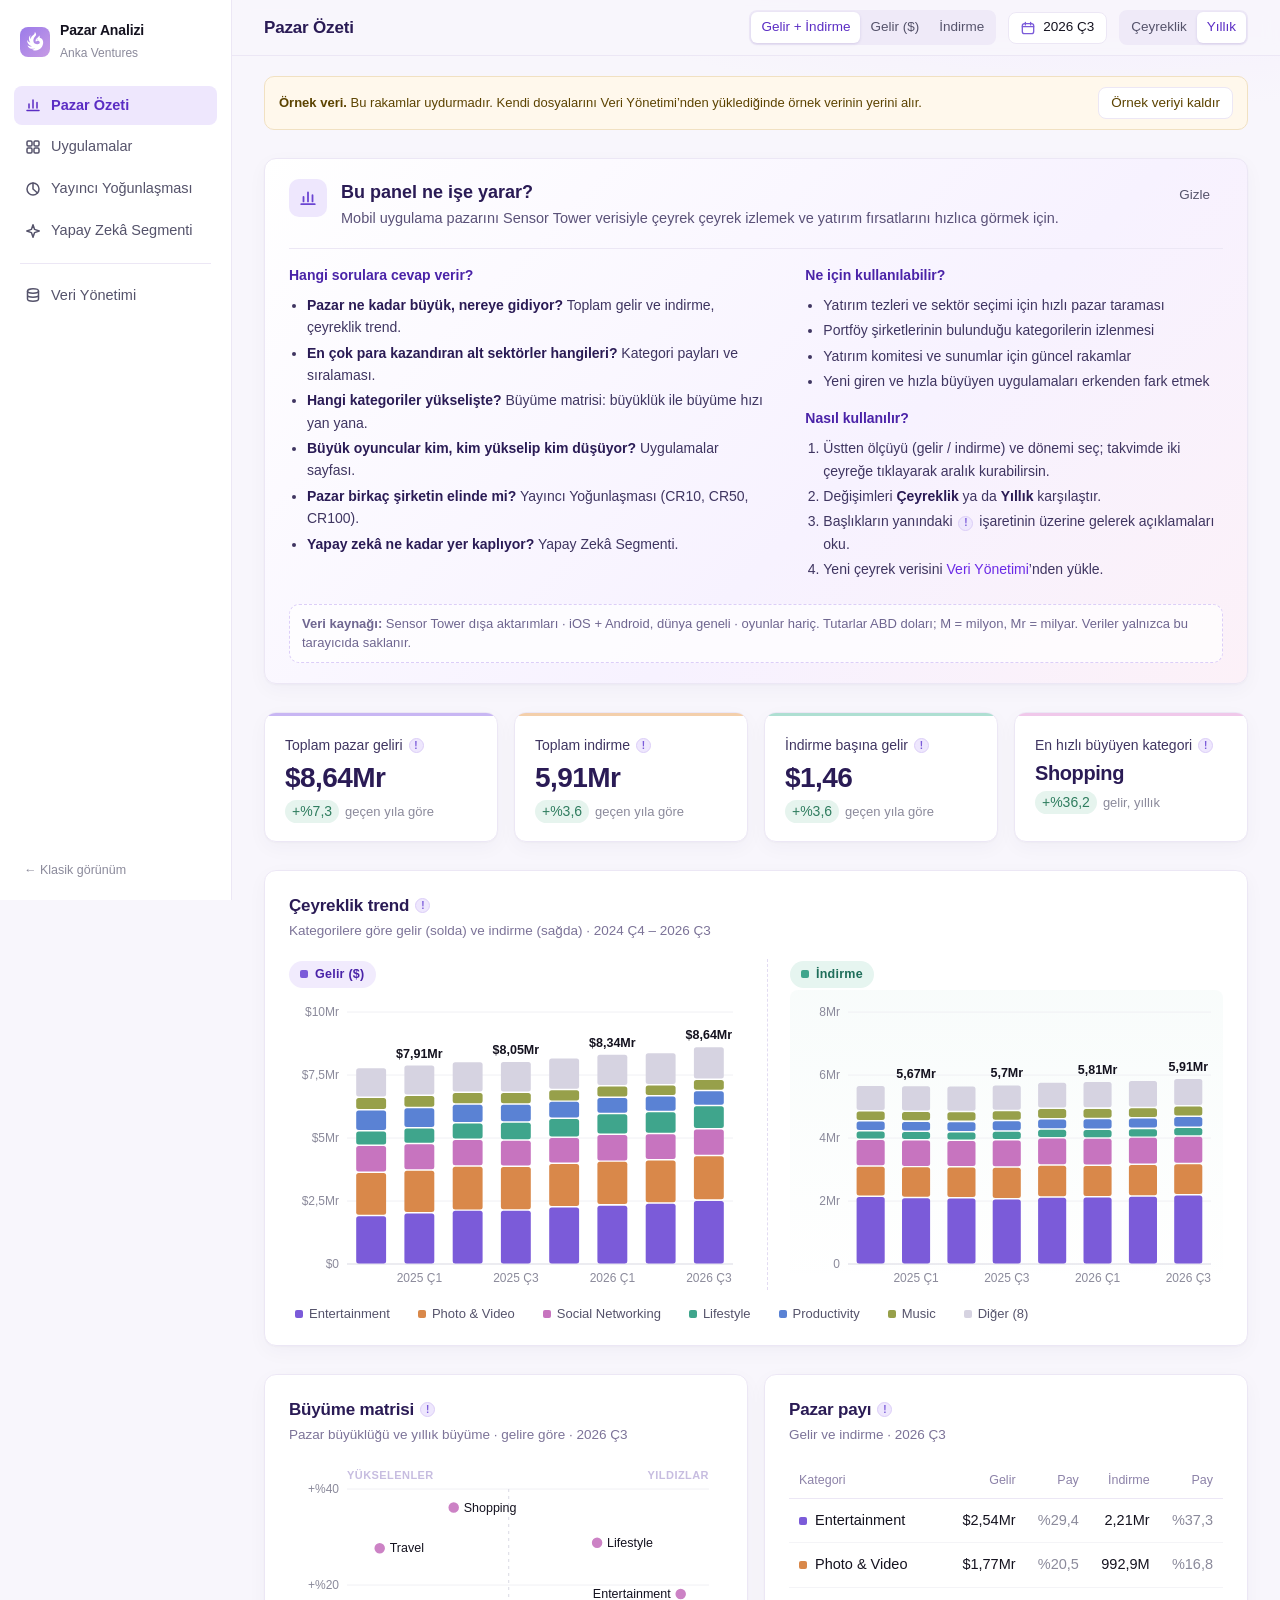
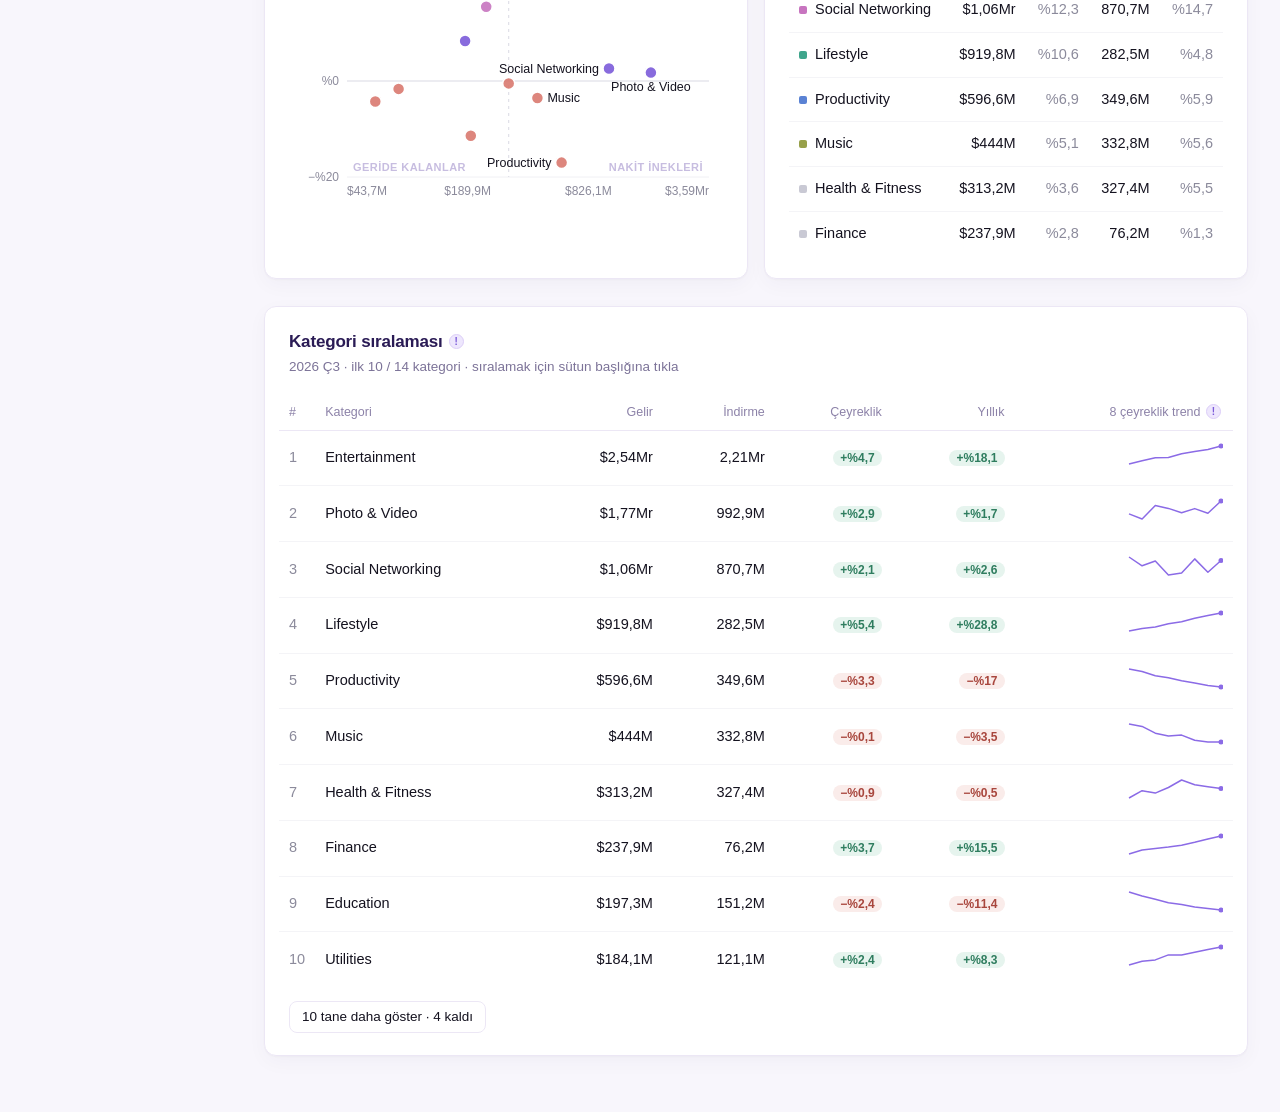
<file: index.html>
<!doctype html>
<html lang="tr">
<head>
<meta charset="utf-8">
<meta name="viewport" content="width=device-width, initial-scale=1">
<title>Pazar Analizi · Anka Ventures</title>
<link rel="icon" href="anka-mark.svg">
<link rel="stylesheet" href="v2.css?v=20261118093839">
</head>
<body>
<div class="app">
  <aside class="side">
    <a class="brand" href="#overview"><span class="mark"><img src="anka-mark.svg" alt=""></span><span><b>Pazar Analizi</b><small>Anka Ventures</small></span></a>
    <nav id="nav" aria-label="Bölümler"></nav>
    <a class="classic" href="classic.html">← Klasik görünüm</a>
  </aside>
  <div class="main">
    <header class="bar" id="bar"></header>
    <div id="demo"></div>
    <main id="view"></main>
  </div>
</div>
<div id="tip" class="tip" hidden></div>
<input type="file" id="pick" accept=".csv,.tsv,.txt" multiple hidden>
<script src="js/parse.js?v=20261118093839"></script>
<script src="js/v2.js?v=20261118093839"></script>
</body>
</html>
</file>
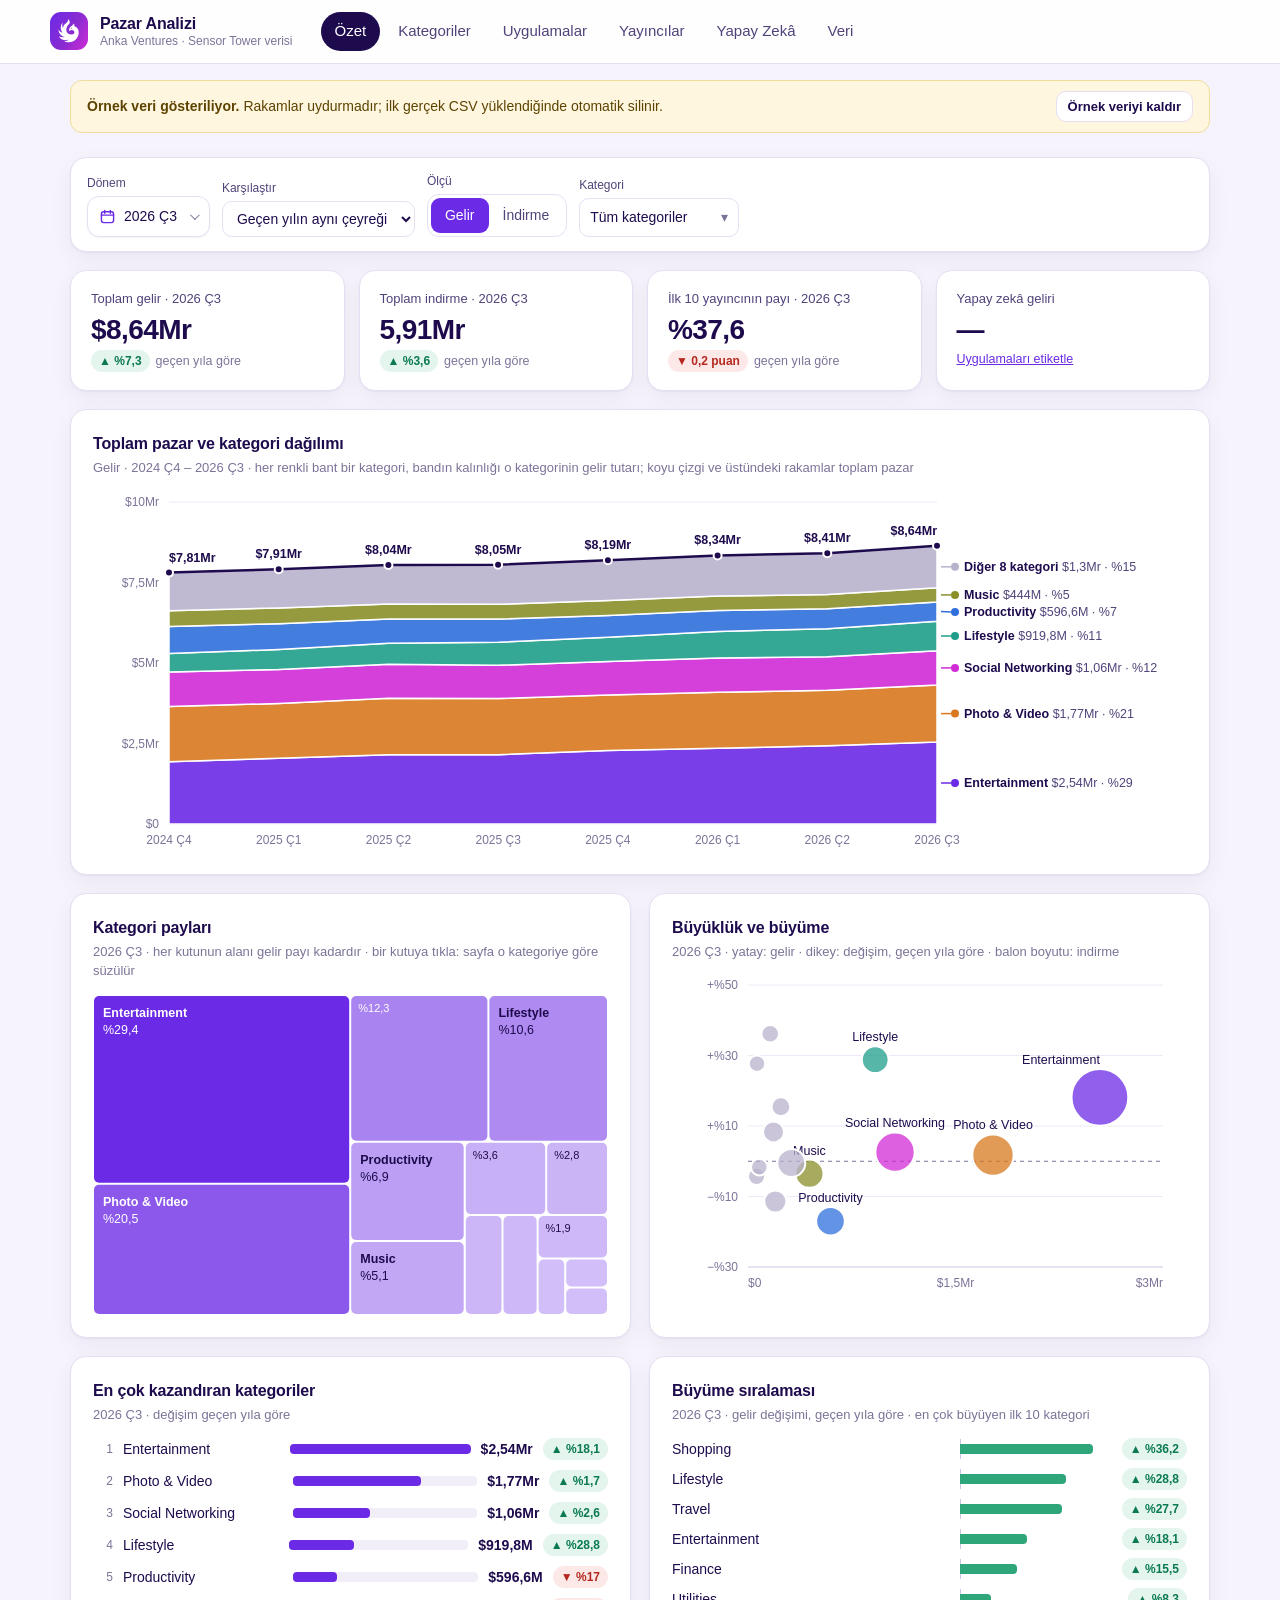
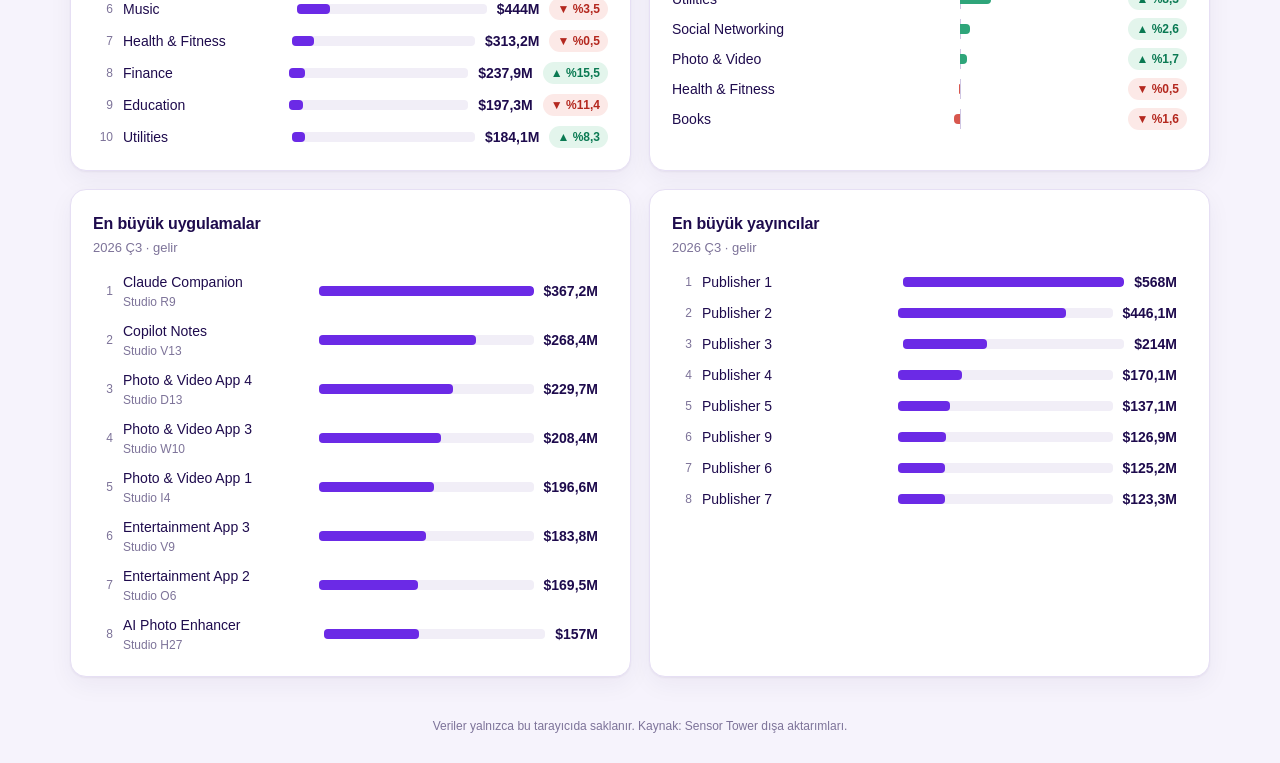
<file: classic.html>
<!doctype html>
<html lang="tr">
<head>
<meta charset="utf-8">
<meta name="viewport" content="width=device-width, initial-scale=1">
<title>Pazar Analizi · Anka Ventures</title>
<link rel="icon" href="anka-mark.svg">
<link rel="stylesheet" href="styles.css?v=20261112094320">
</head>
<body>
<header class="top">
  <a class="brand" href="#ozet">
    <span class="brand-mark"><img src="anka-mark.svg" alt=""></span>
    <span class="brand-text"><b>Pazar Analizi</b><small>Anka Ventures · Sensor Tower verisi</small></span>
  </a>
  <nav id="nav" aria-label="Bölümler"></nav>
</header>
<div id="banner"></div>
<main id="app"></main>
<footer class="foot">Veriler yalnızca bu tarayıcıda saklanır. Kaynak: Sensor Tower dışa aktarımları.</footer>

<dialog id="dlg"><form method="dialog" id="dlgBody"></form></dialog>
<div id="tip" class="tip" hidden></div>
<input type="file" id="filePick" accept=".csv,.tsv,.txt" multiple hidden>

<script src="js/parse.js?v=20261112094320"></script>
<script src="js/charts.js?v=20261112094320"></script>
<script src="js/sample.js?v=20261112094320"></script>
<script src="js/app.js?v=20261112094320"></script>
</body>
</html>
</file>
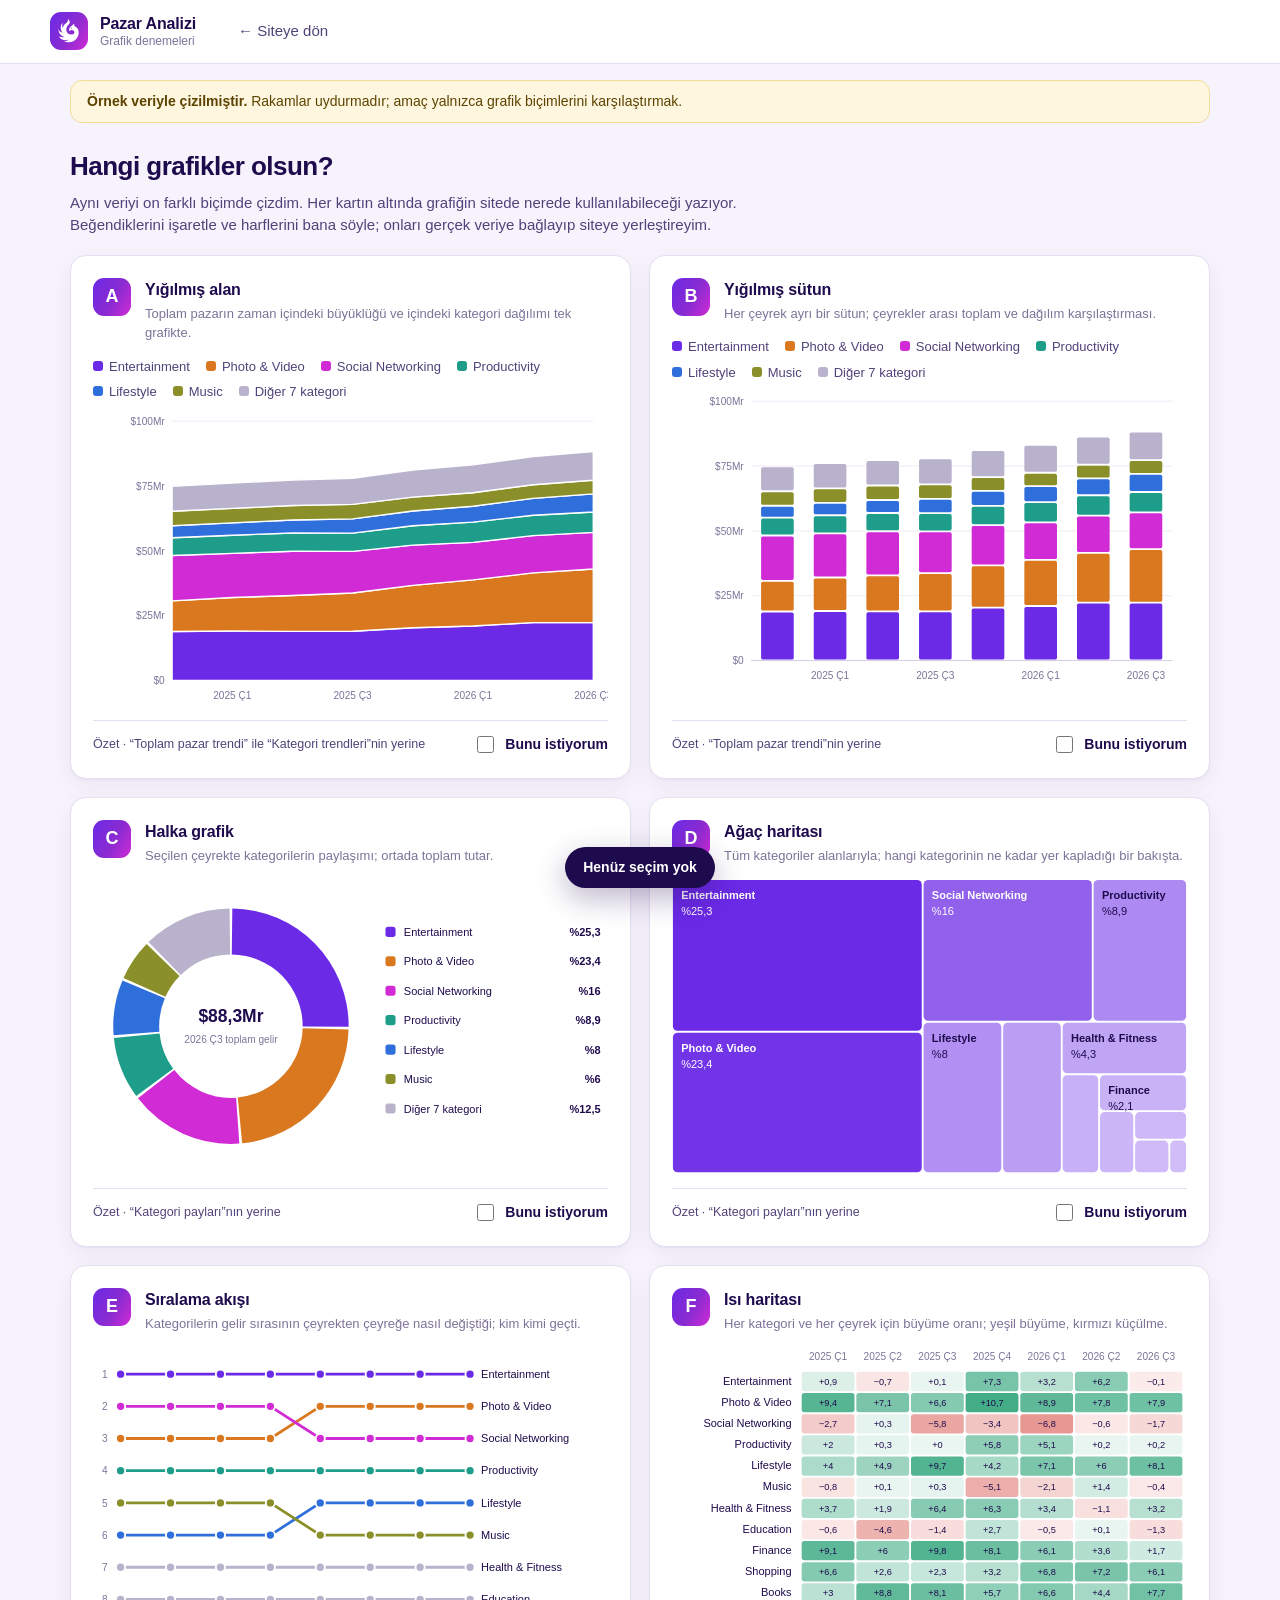
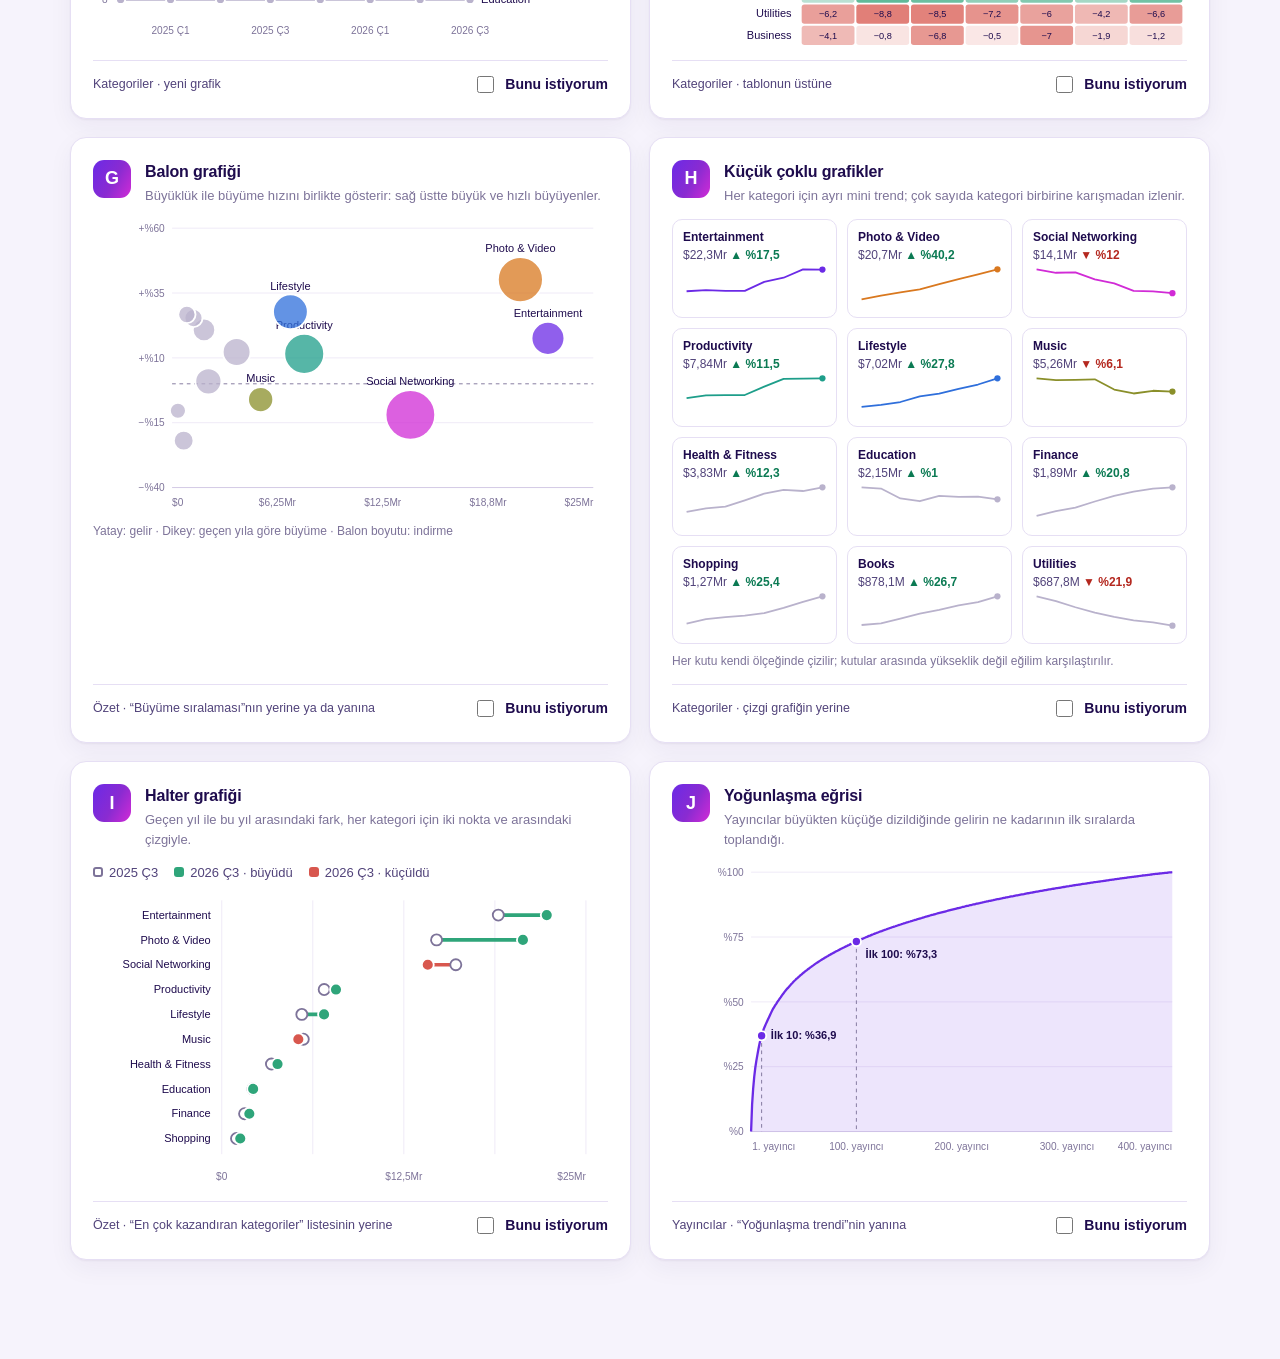
<file: deneme.html>
<!doctype html>
<html lang="tr">
<head>
<meta charset="utf-8">
<meta name="viewport" content="width=device-width, initial-scale=1">
<title>Grafik Denemeleri · Pazar Analizi</title>
<link rel="icon" href="anka-mark.svg">
<link rel="stylesheet" href="styles.css?v=20261112094320">
<style>
  .intro h1 { font-size: 26px; letter-spacing: -.02em; margin-bottom: 6px; }
  .intro p { color: var(--ink2); max-width: 760px; }
  #gallery { display: grid; grid-template-columns: repeat(2, minmax(0, 1fr)); gap: 18px; }
  .demo { display: flex; flex-direction: column; gap: 14px; }
  .demo header { display: flex; gap: 14px; align-items: flex-start; }
  .letter { flex-shrink: 0; width: 38px; height: 38px; border-radius: 11px; background: var(--grad); color: #fff; font-weight: 700; font-size: 18px; display: grid; place-items: center; }
  .demo .muted { margin-top: 2px; }
  .plot { flex: 1; }
  .plot svg { display: block; width: 100%; height: auto; }
  .plot .grid { stroke: #EEE9F7; } .plot .grid.base { stroke: #CFC6E3; }
  .plot .axis { fill: var(--muted); font-size: 11px; font-variant-numeric: tabular-nums; }
  .plot .lbl { fill: var(--ink); font-size: 12px; } .plot .lbl.b { font-weight: 700; }
  .plot .big { fill: var(--ink); font-size: 19px; font-weight: 700; }
  .plot .cell { fill: var(--ink); font-size: 10px; font-variant-numeric: tabular-nums; pointer-events: none; }
  .cap { color: var(--muted); font-size: 12px; margin-top: 8px; }
  .demo footer { display: flex; justify-content: space-between; align-items: center; gap: 12px; border-top: 1px solid var(--line); padding-top: 12px; flex-wrap: wrap; }
  .where { font-size: 12.5px; color: var(--ink2); }
  .pick { display: flex; align-items: center; gap: 8px; font-weight: 600; font-size: 14px; cursor: pointer; }
  .pick input { width: 17px; height: 17px; accent-color: var(--accent); }
  .multiples { display: grid; grid-template-columns: repeat(3, minmax(0, 1fr)); gap: 10px; }
  .multiples > div { border: 1px solid var(--line); border-radius: 10px; padding: 8px 10px; display: flex; flex-direction: column; font-size: 12px; min-width: 0; }
  .multiples b { overflow: hidden; text-overflow: ellipsis; white-space: nowrap; }
  .multiples span { color: var(--ink2); font-variant-numeric: tabular-nums; }
  .multiples em { font-style: normal; font-weight: 600; } .multiples em.up { color: var(--good); } .multiples em.down { color: var(--bad); }
  .pickbar { position: sticky; bottom: 12px; align-self: center; background: var(--ink); color: #fff; padding: 10px 18px; border-radius: 999px; font-weight: 600; font-size: 14px; box-shadow: 0 10px 30px rgba(30, 11, 77, .3); }
  @media (max-width: 900px) { #gallery { grid-template-columns: 1fr; } }
</style>
</head>
<body>
<header class="top">
  <a class="brand" href="index.html">
    <span class="brand-mark"><img src="anka-mark.svg" alt=""></span>
    <span class="brand-text"><b>Pazar Analizi</b><small>Grafik denemeleri</small></span>
  </a>
  <nav id="nav"><a href="index.html">← Siteye dön</a></nav>
</header>
<div class="banner"><span><b>Örnek veriyle çizilmiştir.</b> Rakamlar uydurmadır; amaç yalnızca grafik biçimlerini karşılaştırmak.</span></div>
<main>
  <div class="intro"><h1>Hangi grafikler olsun?</h1>
    <p>Aynı veriyi on farklı biçimde çizdim. Her kartın altında grafiğin sitede nerede kullanılabileceği yazıyor. Beğendiklerini işaretle ve harflerini bana söyle; onları gerçek veriye bağlayıp siteye yerleştireyim.</p></div>
  <div id="gallery"></div>
  <div class="pickbar" id="picked">Henüz seçim yok</div>
</main>
<div id="tip" class="tip" hidden></div>
<script src="js/sample.js?v=20261112094320"></script>
<script src="js/deneme.js?v=20261112094320"></script>
</body>
</html>
</file>
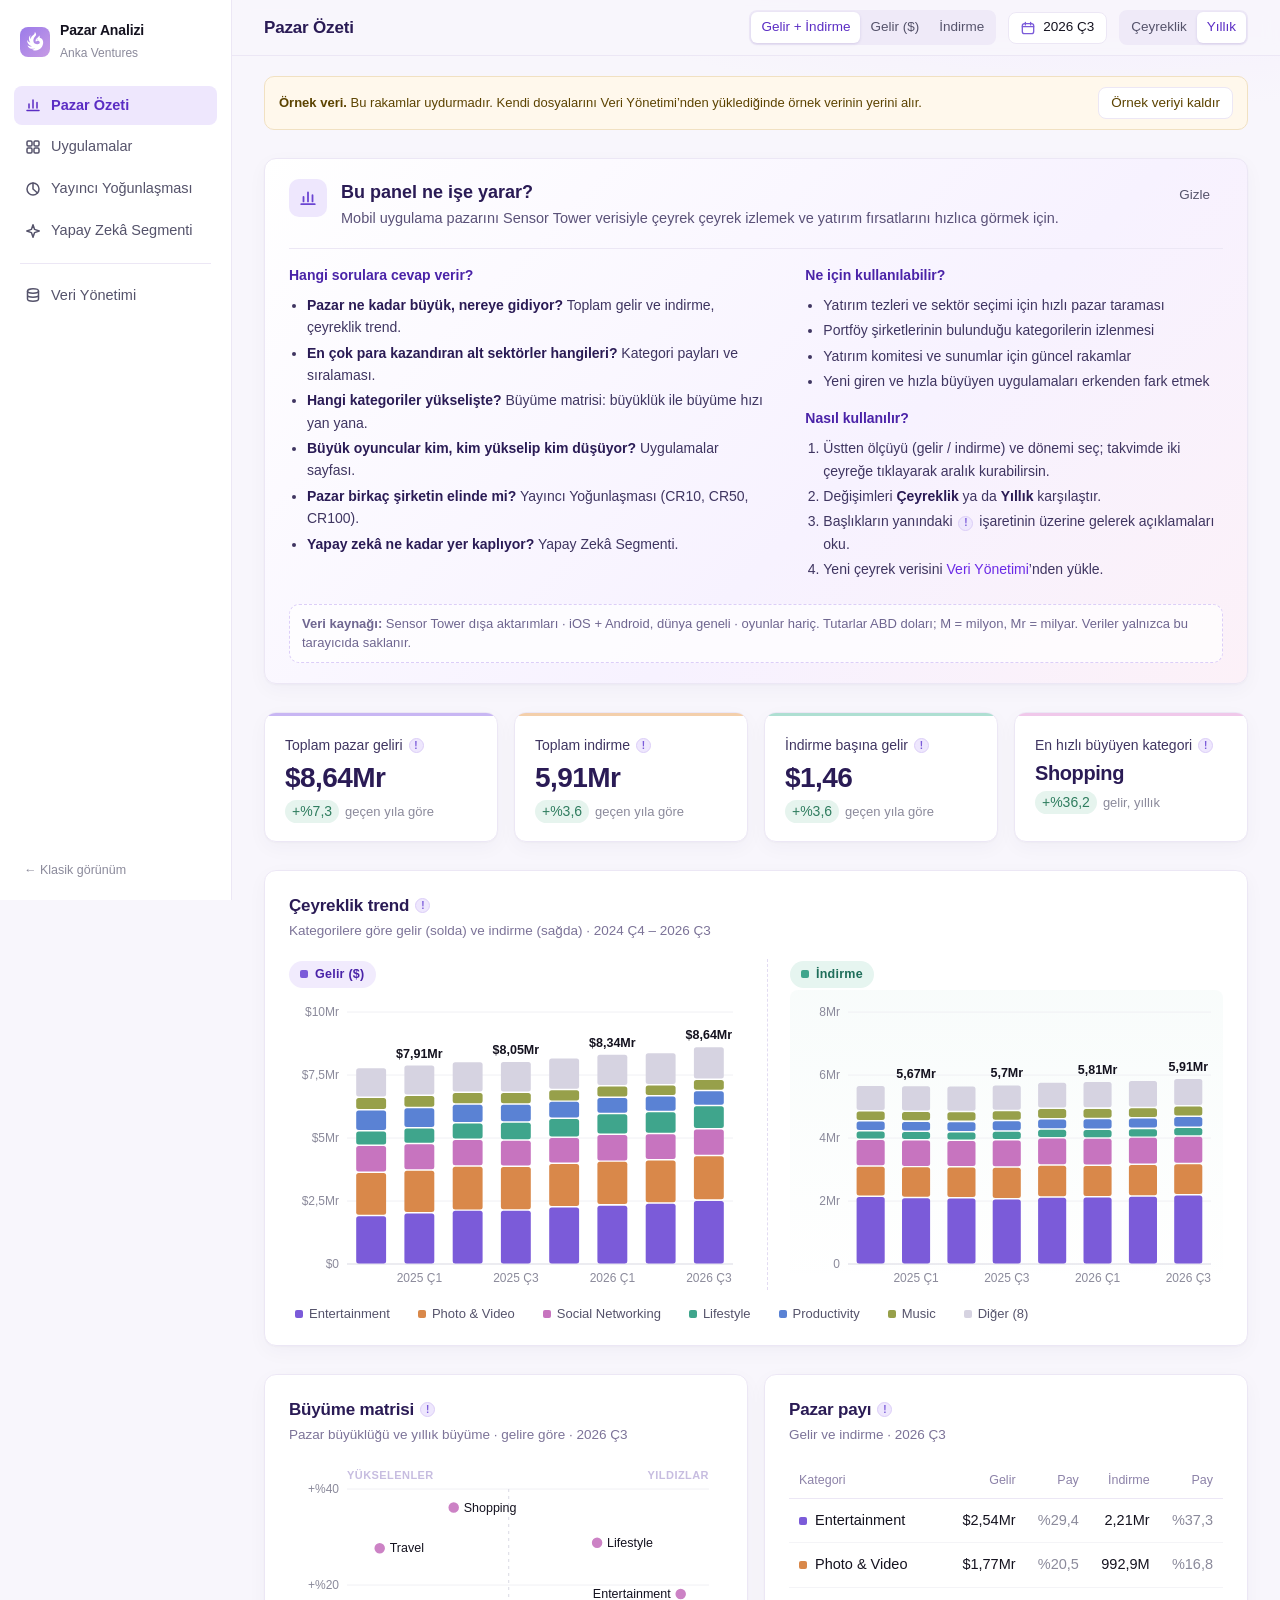
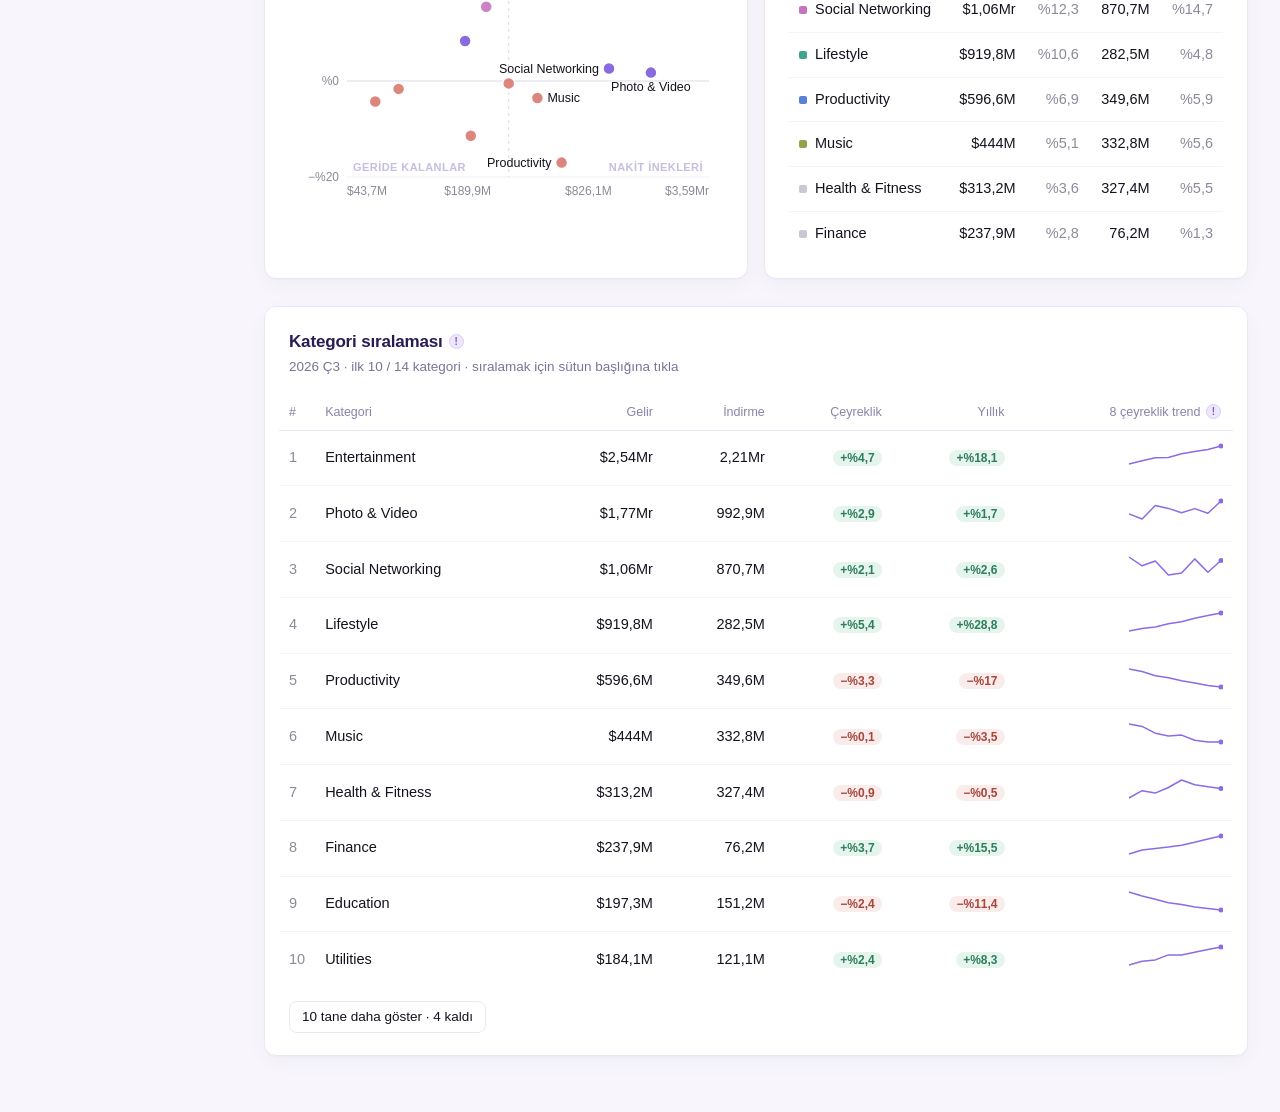
<file: v2.html>
<!doctype html>
<html lang="en">
<head>
<meta charset="utf-8">
<title>Market Intelligence · Anka Ventures</title>
<script>location.replace('./' + location.hash);</script>
<meta http-equiv="refresh" content="0; url=./">
</head>
<body><p><a href="./">Market Intelligence</a></p></body>
</html>
</file>
<file: v2.css>
/* Market Intelligence v2 — minimal, airy, one accent */
:root {
  --bg: #FBFBFC; --surface: #fff; --ink: #14121F; --ink2: #55536B; --muted: #8B8A9B; --line: #ECECF1; --hover: #F6F6F9;
  --accent: #6B2AE6; --accent-soft: #F1EBFE; --good: #0B7A53; --good-bg: #E7F5EE; --bad: #B4281F; --bad-bg: #FBECEA;
  --r: 12px;
}
* { box-sizing: border-box; }
body { margin: 0; background: var(--bg); color: var(--ink); font: 14px/1.5 Inter, -apple-system, BlinkMacSystemFont, "Segoe UI", Roboto, sans-serif; -webkit-font-smoothing: antialiased; }
h1, h2, h3, p { margin: 0; }
a { color: var(--accent); text-decoration: none; }
button, select, input { font: inherit; color: inherit; }
.num { font-variant-numeric: tabular-nums; }
.r { text-align: right; }
.muted { color: var(--muted); }

.app { display: grid; grid-template-columns: 232px minmax(0, 1fr); min-height: 100vh; }
.side { position: sticky; top: 0; height: 100vh; border-right: 1px solid var(--line); background: var(--surface); padding: 20px 14px; display: flex; flex-direction: column; gap: 22px; }
.brand { display: flex; gap: 10px; align-items: center; color: var(--ink); padding: 0 6px; }
.brand .mark { width: 30px; height: 30px; border-radius: 8px; background: var(--ink); display: grid; place-items: center; flex-shrink: 0; }
.brand .mark img { width: 19px; filter: brightness(0) invert(1); }
.brand b { display: block; font-size: 14px; letter-spacing: -.01em; } .brand small { color: var(--muted); font-size: 12px; }
#nav { display: flex; flex-direction: column; gap: 2px; flex: 1; }
#nav a { display: flex; align-items: center; gap: 10px; padding: 8px 10px; border-radius: 8px; color: var(--ink2); font-weight: 500; }
#nav a svg { width: 16px; height: 16px; flex-shrink: 0; }
#nav a:hover { background: var(--hover); color: var(--ink); }
#nav a.on { background: var(--accent-soft); color: var(--accent); }
#nav .sep { height: 1px; background: var(--line); margin: 10px 6px; }
.classic { color: var(--muted); font-size: 12.5px; padding: 0 10px; }

.bar { position: sticky; top: 0; z-index: 5; height: 56px; display: flex; align-items: center; gap: 12px; padding: 0 32px; background: rgba(251, 251, 252, .9); backdrop-filter: blur(8px); border-bottom: 1px solid var(--line); }
.bar h1 { font-size: 15px; font-weight: 600; letter-spacing: -.01em; margin-right: auto; white-space: nowrap; }
.seg { display: inline-flex; background: #F1F1F5; border-radius: 8px; padding: 2px; }
.seg button { border: 0; background: none; padding: 5px 11px; border-radius: 6px; font-weight: 500; font-size: 13px; color: var(--ink2); cursor: pointer; white-space: nowrap; }
.seg button.on { background: #fff; color: var(--ink); box-shadow: 0 1px 2px rgba(20, 18, 31, .12); }
select, .input { height: 32px; border: 1px solid var(--line); border-radius: 8px; background: #fff; padding: 0 10px; font-size: 13px; font-weight: 500; }
select:hover, .input:hover { border-color: #D9D9E3; }
:focus-visible { outline: 2px solid var(--accent); outline-offset: 2px; }
.btn { height: 32px; padding: 0 12px; border: 1px solid var(--line); border-radius: 8px; background: #fff; font-weight: 500; font-size: 13px; cursor: pointer; display: inline-flex; align-items: center; gap: 6px; white-space: nowrap; }
.btn:hover { background: var(--hover); }
.btn.primary { background: var(--ink); border-color: var(--ink); color: #fff; } .btn.primary:hover { background: #2A2740; }
.btn.primary:disabled { opacity: .4; cursor: not-allowed; }
.btn.danger:hover { color: var(--bad); border-color: #EBC5C1; }
.btn.ghost { border-color: transparent; background: none; color: var(--ink2); }
.pop { position: relative; }
.pop > summary { list-style: none; } .pop > summary::-webkit-details-marker { display: none; }
.pop .panel { position: absolute; right: 0; top: calc(100% + 8px); background: #fff; border: 1px solid var(--line); border-radius: var(--r); box-shadow: 0 16px 40px rgba(20, 18, 31, .12); padding: 14px; display: flex; flex-direction: column; gap: 10px; min-width: 220px; z-index: 9; }
.pop label { display: flex; flex-direction: column; gap: 4px; font-size: 12px; color: var(--muted); font-weight: 500; }
.dotbadge { width: 6px; height: 6px; border-radius: 50%; background: var(--accent); }

#demo .demo { margin: 20px 32px 0; padding: 10px 14px; border: 1px solid #F0E2B8; background: #FFFAEB; color: #5C4300; border-radius: 10px; display: flex; justify-content: space-between; align-items: center; gap: 12px; font-size: 13px; }
#view { padding: 28px 32px 56px; max-width: 1240px; display: flex; flex-direction: column; gap: 28px; }
.kpis { display: grid; grid-template-columns: repeat(4, minmax(0, 1fr)); gap: 16px; }
.kpi { background: var(--surface); border: 1px solid var(--line); border-radius: var(--r); padding: 18px 20px; display: flex; flex-direction: column; gap: 6px; min-width: 0; }
.kpi span { color: var(--ink2); font-size: 13px; }
.kpi b { font-size: 26px; font-weight: 600; letter-spacing: -.02em; line-height: 1.15; overflow: hidden; text-overflow: ellipsis; white-space: nowrap; }
.kpi b.txt { font-size: 19px; }
.kpi small { color: var(--muted); font-size: 12.5px; display: flex; gap: 6px; align-items: center; min-height: 20px; }
.panel-card { background: var(--surface); border: 1px solid var(--line); border-radius: var(--r); padding: 22px 24px; min-width: 0; }
.panel-card > header { display: flex; justify-content: space-between; align-items: flex-start; gap: 16px; margin-bottom: 18px; }
.panel-card h2 { font-size: 15px; font-weight: 600; letter-spacing: -.01em; }
.panel-card header p { color: var(--muted); font-size: 13px; margin-top: 2px; }
.two { display: grid; grid-template-columns: repeat(2, minmax(0, 1fr)); gap: 16px; }
.d { font-size: 12px; font-weight: 600; padding: 1px 7px; border-radius: 999px; white-space: nowrap; font-variant-numeric: tabular-nums; }
.d.up { color: var(--good); background: var(--good-bg); } .d.down { color: var(--bad); background: var(--bad-bg); } .d.na { color: var(--muted); background: #F1F1F5; }
.newtag { font-size: 11px; font-weight: 600; color: var(--accent); background: var(--accent-soft); padding: 1px 7px; border-radius: 999px; }

table { width: 100%; border-collapse: collapse; font-size: 13.5px; }
th { text-align: left; font-size: 12px; font-weight: 500; color: var(--muted); padding: 8px 10px; border-bottom: 1px solid var(--line); white-space: nowrap; user-select: none; }
th.r { text-align: right; }
th[data-sort] { cursor: pointer; } th[data-sort]:hover { color: var(--ink); } th.act { color: var(--ink); }
td { padding: 11px 10px; border-bottom: 1px solid #F4F4F7; vertical-align: middle; }
tbody tr:last-child td { border-bottom: 0; } tbody tr:hover { background: #FAFAFC; }
td.name { font-weight: 500; max-width: 300px; overflow: hidden; text-overflow: ellipsis; white-space: nowrap; }
td.sub { color: var(--ink2); max-width: 220px; overflow: hidden; text-overflow: ellipsis; white-space: nowrap; }
td.rank { color: var(--muted); width: 36px; }
.tw { overflow-x: auto; margin: 0 -10px; }
.more { margin-top: 14px; }
.sw { display: inline-block; width: 8px; height: 8px; border-radius: 2px; margin-right: 8px; }
a.ext { color: inherit; } a.ext:hover { color: var(--accent); text-decoration: underline; }

.callouts { display: grid; grid-template-columns: repeat(4, minmax(0, 1fr)); gap: 16px; }
.callout { background: var(--surface); border: 1px solid var(--line); border-radius: var(--r); padding: 16px 18px; min-width: 0; }
.callout h3 { font-size: 12.5px; font-weight: 500; color: var(--ink2); margin-bottom: 10px; }
.callout ol { list-style: none; margin: 0; padding: 0; display: flex; flex-direction: column; gap: 8px; }
.callout li { display: flex; justify-content: space-between; gap: 10px; align-items: baseline; font-size: 13px; }
.callout li span:first-child { overflow: hidden; text-overflow: ellipsis; white-space: nowrap; font-weight: 500; }
.callout li span:last-child { color: var(--ink2); font-variant-numeric: tabular-nums; white-space: nowrap; }
.callout .none { color: var(--muted); font-size: 13px; }
.toolbar { display: flex; gap: 10px; align-items: center; flex-wrap: wrap; }
.toolbar .grow { flex: 1; min-width: 200px; }

.plot svg { display: block; max-width: 100%; height: auto; }
.plot .grid { stroke: #F0F0F4; } .plot .base { stroke: #D9D9E3; }
.plot .ax { fill: var(--muted); font-size: 11.5px; font-variant-numeric: tabular-nums; }
.plot .lb { fill: var(--ink); font-size: 12px; } .plot .lb.b { font-weight: 600; } .plot .q { fill: #B5B4C4; font-size: 11px; font-weight: 600; letter-spacing: .04em; }
.plot .hit { fill: transparent; } .plot .hit:hover { fill: rgba(20, 18, 31, .04); }
.legend { display: flex; flex-wrap: wrap; gap: 6px 16px; margin-top: 14px; font-size: 12.5px; color: var(--ink2); }
.legend i { display: inline-block; width: 8px; height: 8px; border-radius: 2px; margin-right: 6px; }
.tip { position: fixed; z-index: 30; pointer-events: none; background: var(--ink); color: #fff; border-radius: 8px; padding: 8px 10px; font-size: 12.5px; line-height: 1.5; white-space: pre-line; max-width: 320px; box-shadow: 0 8px 24px rgba(20, 18, 31, .25); }

.h2h { display: grid; grid-template-columns: minmax(80px, 1fr) minmax(0, 1.6fr) minmax(130px, 1.4fr) minmax(0, 1.6fr) minmax(80px, 1fr); gap: 12px; align-items: center; padding: 8px 0; border-top: 1px solid #F4F4F7; font-size: 13.5px; }
.h2h b { font-weight: 500; color: var(--ink2); font-variant-numeric: tabular-nums; white-space: nowrap; } .h2h b:first-child { text-align: right; } .h2h b.lead { font-weight: 600; color: var(--ink); }
.h2h .what { text-align: center; color: var(--muted); font-size: 12.5px; }
.h2h .t { height: 8px; background: #F4F4F7; border-radius: 4px; display: flex; overflow: hidden; } .h2h .t.l { justify-content: flex-end; } .h2h .t i { border-radius: 4px; }
.h2hh { display: flex; justify-content: space-between; font-weight: 600; font-size: 13.5px; margin-bottom: 8px; }

.empty { border: 1px dashed #DCDCE6; border-radius: var(--r); padding: 56px 24px; text-align: center; background: var(--surface); }
.empty h2 { font-size: 17px; font-weight: 600; margin-bottom: 6px; } .empty p { color: var(--ink2); max-width: 460px; margin: 0 auto 18px; }
.drop { border: 1.5px dashed #D5D5E0; border-radius: var(--r); background: var(--surface); padding: 36px 24px; text-align: center; transition: border-color .15s, background .15s; }
.drop.over { border-color: var(--accent); background: var(--accent-soft); }
.drop h2 { font-size: 16px; font-weight: 600; margin-bottom: 4px; } .drop p { color: var(--ink2); margin-bottom: 16px; }
.drop.small { padding: 18px; text-align: left; display: flex; justify-content: space-between; align-items: center; gap: 12px; }
.drop.small h3 { font-size: 14px; font-weight: 600; } .drop.small p { margin: 0; font-size: 12.5px; color: var(--muted); }
.stage { display: flex; flex-direction: column; }
.stage .row { display: grid; grid-template-columns: 22px minmax(0, 1.6fr) auto auto auto; gap: 12px; align-items: center; padding: 12px 0; border-top: 1px solid #F4F4F7; }
.stage .row:first-child { border-top: 0; }
.stage .fn { min-width: 0; } .stage .fn b { display: block; font-weight: 500; overflow: hidden; text-overflow: ellipsis; white-space: nowrap; } .stage .fn small { color: var(--muted); font-size: 12px; display: block; overflow: hidden; text-overflow: ellipsis; white-space: nowrap; }
.stage .fn small.err { color: var(--bad); white-space: normal; }
.st { width: 18px; height: 18px; border-radius: 50%; display: grid; place-items: center; font-size: 11px; font-weight: 700; font-style: normal; }
.st.ok { background: var(--good-bg); color: var(--good); } .st.bad { background: var(--bad-bg); color: var(--bad); }
.cols { grid-column: 2 / -1; display: grid; grid-template-columns: repeat(3, minmax(0, 1fr)); gap: 10px; padding: 4px 0 8px; }
.cols label { display: flex; flex-direction: column; gap: 4px; font-size: 12px; color: var(--muted); } .cols select { width: 100%; }
.taglist { max-height: 380px; overflow-y: auto; border: 1px solid var(--line); border-radius: 10px; margin-top: 14px; }
.taglist label { display: flex; align-items: center; gap: 12px; padding: 9px 14px; border-bottom: 1px solid #F4F4F7; cursor: pointer; font-size: 13.5px; }
.taglist label:hover { background: #FAFAFC; } .taglist input { accent-color: var(--accent); width: 15px; height: 15px; }
.taglist span { flex: 1; min-width: 0; overflow: hidden; text-overflow: ellipsis; white-space: nowrap; } .taglist small { color: var(--muted); margin-left: 8px; }
.taglist em { font-style: normal; color: var(--ink2); font-variant-numeric: tabular-nums; }
.note { color: var(--muted); font-size: 12.5px; }

@media (max-width: 1080px) { .kpis, .callouts { grid-template-columns: repeat(2, minmax(0, 1fr)); } .two { grid-template-columns: 1fr; } }
@media (max-width: 820px) {
  .app { grid-template-columns: 1fr; }
  .side { position: static; height: auto; flex-direction: row; align-items: center; padding: 10px 14px; gap: 10px; border-right: 0; border-bottom: 1px solid var(--line); overflow-x: auto; }
  .brand span:last-child, .classic, #nav .sep { display: none; }
  #nav { flex-direction: row; } #nav a { white-space: nowrap; }
  .bar { padding: 0 16px; height: auto; min-height: 56px; flex-wrap: wrap; row-gap: 8px; padding-top: 10px; padding-bottom: 10px; }
  .bar h1 { width: 100%; }
  #view { padding: 20px 16px 40px; gap: 20px; } #demo .demo { margin: 16px 16px 0; }
  .h2h { grid-template-columns: 1fr 1fr; gap: 4px 10px; } .h2h .what { grid-column: 1 / -1; grid-row: 1; text-align: left; } .h2h b:first-child { text-align: left; } .h2h b:last-child { text-align: right; }
  .h2h .t.l { grid-row: 3; grid-column: 1; } .h2h .t:not(.l) { grid-row: 3; grid-column: 2; }
  .stage .row { grid-template-columns: 22px minmax(0, 1fr); } .stage .row > select, .stage .row > button { grid-column: 2; justify-self: start; } .cols { grid-template-columns: 1fr; }
}
@media (max-width: 520px) { .kpis, .callouts { grid-template-columns: 1fr; } }

/* ---- Livelier palette (2026-11-13) ---- */
:root { --bg: #F6F3FD; --line: #E7E1F6; --grad: linear-gradient(120deg, #6B2AE6, #8A2BD1 55%, #D12BD6); --accent-soft: #EEE6FE; }
body { background: radial-gradient(1200px 500px at 85% -120px, #EBDDFF 0%, transparent 60%), radial-gradient(900px 420px at 10% -160px, #FCE3F6 0%, transparent 55%), var(--bg); background-attachment: fixed; }
.side { background: linear-gradient(185deg, #1E0B4D 0%, #2B0F68 55%, #3A1186 100%); border-right: 0; }
.brand { color: #fff; } .brand small { color: #B9A6EA; }
.brand .mark { background: var(--grad); box-shadow: 0 6px 18px rgba(209, 43, 214, .35); }
#nav a { color: #CFC3F2; }
#nav a:hover { background: rgba(255, 255, 255, .08); color: #fff; }
#nav a.on { background: var(--grad); color: #fff; box-shadow: 0 6px 18px rgba(107, 42, 230, .35); }
#nav .sep { background: rgba(255, 255, 255, .12); }
.classic { color: #A592DB; } .classic:hover { color: #fff; }
.bar { background: rgba(246, 243, 253, .82); border-bottom-color: var(--line); }
.bar h1 { background: var(--grad); -webkit-background-clip: text; background-clip: text; color: transparent; font-size: 16px; font-weight: 700; }
.seg { background: #E9E1FB; }
.seg button.on { background: var(--grad); color: #fff; box-shadow: 0 3px 10px rgba(107, 42, 230, .3); }
.btn.primary { background: var(--grad); border-color: transparent; box-shadow: 0 6px 16px rgba(107, 42, 230, .28); }
.btn.primary:hover { background: var(--grad); filter: brightness(1.08); }
.kpi, .panel-card, .callout { border-color: var(--line); box-shadow: 0 1px 2px rgba(30, 11, 77, .04), 0 10px 30px rgba(30, 11, 77, .05); }
.kpi { position: relative; overflow: hidden; padding-top: 22px; }
.kpi::before { content: ""; position: absolute; left: 0; right: 0; top: 0; height: 4px; background: var(--grad); }
.kpis .kpi:nth-child(2)::before { background: linear-gradient(90deg, #D9781F, #F2B33D); }
.kpis .kpi:nth-child(3)::before { background: linear-gradient(90deg, #1E9E8A, #3CC9A8); }
.kpis .kpi:nth-child(4)::before { background: linear-gradient(90deg, #D12BD6, #F25FA8); }
.kpi b { color: #1E0B4D; }
.callout { border-top: 3px solid #6B2AE6; }
.callouts .callout:nth-child(2) { border-top-color: #1E9E8A; } .callouts .callout:nth-child(3) { border-top-color: #D12BD6; } .callouts .callout:nth-child(4) { border-top-color: #D8574E; }
.panel-card h2 { color: #1E0B4D; }
.d.up { color: #087A50; background: #D8F5E8; } .d.down { color: #B4281F; background: #FCE1DE; }
.newtag { background: var(--grad); color: #fff; }
th { color: #7A6CA8; }
tbody tr:hover { background: #F7F2FF; }
.drop { border-color: #C9B5F5; background: linear-gradient(180deg, #fff, #F7F1FF); }
.drop.over { background: #EEE6FE; }
#demo .demo { background: linear-gradient(90deg, #FFF4D6, #FFE9F4); border-color: #F2D6A4; }
.tip { background: #1E0B4D; }
.plot .q { fill: #B9A6EA; }

/* ---- Soft palette (2026-11-13): calmer than the "livelier" block above ---- */
:root { --bg: #F8F6FC; --line: #ECE7F5; --soft: #F1ECFB; --grad: linear-gradient(120deg, #8A63E8, #B07FE0); }
body { background: radial-gradient(1100px 420px at 85% -140px, #F1E8FF 0%, transparent 60%), radial-gradient(800px 380px at 10% -160px, #FBEFF7 0%, transparent 55%), var(--bg); }
.side { background: #FFFFFF; border-right: 1px solid var(--line); }
.brand { color: var(--ink); } .brand small { color: var(--muted); }
.brand .mark { background: linear-gradient(135deg, #9B7BEA, #C79BE4); box-shadow: none; }
#nav a { color: var(--ink2); }
#nav a:hover { background: var(--soft); color: var(--ink); }
#nav a.on { background: #EEE7FD; color: #5B2DC4; box-shadow: none; font-weight: 600; }
#nav .sep { background: var(--line); }
.classic { color: var(--muted); } .classic:hover { color: var(--accent); }
.bar { background: rgba(248, 246, 252, .85); }
.bar h1 { background: none; color: #2A1B55; -webkit-background-clip: initial; background-clip: initial; font-size: 15.5px; font-weight: 650; }
.seg { background: #EFEAF8; }
.seg button.on { background: #fff; color: #5B2DC4; box-shadow: 0 1px 3px rgba(60, 30, 140, .14); }
.btn.primary { background: #7C55E0; border-color: #7C55E0; box-shadow: none; } .btn.primary:hover { background: #6B45D2; filter: none; }
.kpi, .panel-card, .callout { box-shadow: 0 1px 2px rgba(30, 11, 77, .03), 0 6px 20px rgba(30, 11, 77, .035); }
.kpi::before { height: 3px; opacity: .55; background: #9B7BEA; }
.kpis .kpi:nth-child(2)::before { background: #E9A866; } .kpis .kpi:nth-child(3)::before { background: #6CC5AE; } .kpis .kpi:nth-child(4)::before { background: #E39BD9; }
.kpi b, .panel-card h2 { color: #2A1B55; }
.callout { border-top: 3px solid #CDBBF5; }
.callouts .callout:nth-child(2) { border-top-color: #B3E2D5; } .callouts .callout:nth-child(3) { border-top-color: #F0C9EB; } .callouts .callout:nth-child(4) { border-top-color: #F2C4BF; }
.d.up { color: #2F7D5F; background: #E6F4EE; } .d.down { color: #A8463D; background: #FAECEA; }
.newtag { background: #EEE7FD; color: #5B2DC4; }
th { color: #8C82A8; }
tbody tr:hover { background: #FAF8FE; }
.drop { border-color: #D9CCF5; background: #FFFFFF; } .drop.over { background: var(--soft); }
#demo .demo { background: #FFF8EC; border-color: #F1E1C2; }
.tip { background: #2A1B55; }
.plot .q { fill: #C7BDE0; }

/* Quarter calendar in the top bar */
.cal2 > summary { gap: 8px; } .cal2 > summary svg { color: #7B5BD9; }
.cal2[open] > summary { border-color: #B9A2F0; box-shadow: 0 0 0 3px rgba(123, 91, 217, .12); }
.calp { padding: 0; min-width: 0; width: max-content; max-width: calc(100vw - 24px); overflow: hidden; border-radius: 14px; gap: 0; }
.calhead { display: flex; align-items: center; gap: 10px; padding: 14px 16px; background: #F7F3FF; border-bottom: 1px solid var(--line); }
.calhead > div { flex: 1; background: #fff; border: 1px solid var(--line); border-radius: 10px; padding: 6px 10px; display: flex; flex-direction: column; min-width: 96px; }
.calhead > div.wait { border-color: #B9A2F0; box-shadow: 0 0 0 3px rgba(123, 91, 217, .12); }
.calhead small { font-size: 11px; color: var(--muted); } .calhead b { font-size: 14px; color: #2A1B55; } .calhead .wait b { color: #7B5BD9; } .calhead > span { color: var(--muted); }
.calbody { display: flex; }
.calpre { display: flex; flex-direction: column; gap: 2px; padding: 12px 8px; border-right: 1px solid var(--line); min-width: 124px; }
.calpre button { border: 0; background: none; text-align: left; padding: 7px 10px; border-radius: 8px; font-size: 13px; font-weight: 500; color: var(--ink2); cursor: pointer; white-space: nowrap; }
.calpre button:hover { background: #F4F0FC; color: var(--ink); } .calpre button.on { background: #EEE7FD; color: #5B2DC4; font-weight: 600; }
.calgrid { display: grid; grid-template-columns: auto repeat(4, 54px); row-gap: 4px; align-items: center; padding: 12px 14px 12px 12px; }
.calgrid > i { font-style: normal; font-size: 11px; color: var(--muted); text-align: center; font-weight: 500; }
.calgrid > b { font-size: 12.5px; font-weight: 600; color: var(--ink2); padding-right: 10px; font-variant-numeric: tabular-nums; }
.calgrid button { height: 36px; border: 0; background: none; padding: 0; cursor: pointer; display: grid; place-items: center; }
.calgrid button span { width: 42px; height: 32px; border-radius: 9px; display: grid; place-items: center; font-size: 13px; font-weight: 600; color: var(--ink); }
.calgrid button:hover:not(:disabled) span { background: #F1EBFD; }
.calgrid button.in { background: #F1EBFD; } .calgrid button.in span { color: #5B2DC4; }
.calgrid button.on span, .calgrid button.on:hover span { background: #7B5BD9; color: #fff; }
.calgrid button.part:not(.on) span { box-shadow: inset 0 0 0 1.5px #E8C98A; background: #FFF9EC; }
.calgrid button:disabled { cursor: not-allowed; } .calgrid button:disabled span { color: #D3CDE2; font-weight: 500; }
.calfoot { padding: 10px 16px; border-top: 1px solid var(--line); background: #FCFBFE; font-size: 12px; color: var(--muted); max-width: 440px; }
.cal2 .panel { right: auto; left: 0; }
@media (max-width: 560px) { .calbody { flex-direction: column; } .calpre { flex-direction: row; flex-wrap: wrap; border-right: 0; border-bottom: 1px solid var(--line); } .calgrid { grid-template-columns: auto repeat(4, minmax(0, 1fr)); } }

/* ⓘ help markers */
.info { display: inline-grid; place-items: center; width: 15px; height: 15px; border-radius: 50%; margin: 0 2px; vertical-align: 1px; font: italic 600 10px/1 Georgia, serif; color: #7B5BD9; background: #EEE7FD; border: 1px solid #DCCEF8; cursor: help; flex-shrink: 0; }
.info:hover, .info:focus-visible { background: #7B5BD9; color: #fff; border-color: #7B5BD9; outline: none; }
.tip { max-width: 300px; }
.info { font: normal 700 10px/1 Inter, -apple-system, sans-serif; }

/* Hover animation on cards (2026-11-13) */
.kpi, .panel-card, .callout { transition: transform .22s cubic-bezier(.2, .8, .2, 1), box-shadow .22s ease, border-color .22s ease; will-change: transform; }
.kpi:hover, .callout:hover { transform: translateY(-4px); border-color: #D9CCF5; box-shadow: 0 2px 4px rgba(30, 11, 77, .04), 0 16px 34px rgba(91, 45, 196, .13); }
.panel-card:hover { transform: translateY(-2px); border-color: #E2D8F7; box-shadow: 0 2px 4px rgba(30, 11, 77, .04), 0 14px 32px rgba(91, 45, 196, .09); }
.kpi::before { transition: height .22s ease, opacity .22s ease; }
.kpi:hover::before { height: 5px; opacity: 1; }
.kpi b { transition: color .22s ease, transform .22s ease; transform-origin: left center; display: block; }
.kpi:hover b { color: #5B2DC4; transform: scale(1.04); }
.kpi .d { transition: transform .22s ease; } .kpi:hover .d { transform: translateX(2px); }
.callout:hover { border-top-width: 4px; }
@media (prefers-reduced-motion: reduce) { .kpi, .panel-card, .callout, .kpi b, .kpi .d, .kpi::before { transition: none; } .kpi:hover, .callout:hover, .panel-card:hover, .kpi:hover b, .kpi:hover .d { transform: none; } }
.h2h b .chg { display: block; margin-top: 3px; font-weight: 400; } .h2h b .chg .d { font-size: 11px; }

/* Clearer metric labels in the AI vs non-AI block */
.h2h { padding: 10px 0; }
.h2h .what { color: #2A1B55; font-size: 13.5px; font-weight: 600; background: #F4F0FC; border-radius: 999px; padding: 5px 12px; justify-self: center; white-space: nowrap; display: inline-flex; align-items: center; gap: 4px; }
.h2h:hover .what { background: #EAE2FB; color: #4A23A8; }
.h2hh { font-size: 14px; color: #2A1B55; }
@media (max-width: 820px) { .h2h .what { justify-self: start; } }

/* Uniform metric labels: one column of equal pills */
.h2h { grid-template-columns: minmax(80px, 1fr) minmax(0, 1.5fr) 190px minmax(0, 1.5fr) minmax(80px, 1fr); }
.h2h .what { justify-self: stretch; justify-content: center; box-sizing: border-box; height: 30px; padding: 0 10px; border: 1px solid #E6DDF8; background: #F6F2FE; border-radius: 8px; font-size: 13px; font-weight: 600; color: #2A1B55; }
.h2h:hover .what { background: #EEE7FD; border-color: #D5C6F6; }
@media (max-width: 820px) { .h2h { grid-template-columns: 1fr 1fr; } .h2h .what { justify-content: flex-start; } }

/* ---- Audit fixes (2026-11-13) ---- */
details > summary.grp { list-style: none; cursor: pointer; font-weight: 600; display: flex; align-items: center; gap: 8px; color: #2A1B55; }
details > summary.grp::-webkit-details-marker { display: none; }
summary.grp .chev { width: 7px; height: 7px; border-right: 1.5px solid #8C82A8; border-bottom: 1.5px solid #8C82A8; transform: rotate(-45deg); transition: transform .15s; }
details[open] > summary.grp .chev { transform: rotate(45deg); }
.callout li span:first-child { min-width: 0; }
.kpi small { flex-wrap: wrap; }
@media (max-width: 820px) {
  .kpis { grid-template-columns: repeat(2, minmax(0, 1fr)); gap: 10px; }
  .kpi { padding: 16px 14px 12px; } .kpi b { font-size: 21px; } .kpi b.txt { font-size: 16px; } .kpi span { font-size: 12px; }
  .callouts { grid-template-columns: 1fr; }
}

/* Larger, clearer type (2026-11-13) */
body { font-size: 15px; }
.bar h1 { font-size: 17px; }
#nav a { font-size: 14.5px; padding: 9px 11px; }
.kpi span { font-size: 14px; color: #3F3561; font-weight: 500; }
.kpi b { font-size: 28px; } .kpi b.txt { font-size: 20px; }
.kpi small { font-size: 13px; }
.panel-card h2 { font-size: 17px; font-weight: 650; }
.panel-card header p { font-size: 13.5px; color: #7C7398; }
table { font-size: 14.5px; } th { font-size: 12.5px; }
.callout h3 { font-size: 13.5px; font-weight: 600; color: #3F3561; }
.callout li { font-size: 14px; }
.plot .ax { font-size: 12px; } .plot .lb { font-size: 12.5px; }
.legend { font-size: 13px; }
.note { font-size: 13px; }
.seg button, select, .input, .btn { font-size: 13.5px; }
.h2h { font-size: 14.5px; } .h2h .what { font-size: 13.5px; }
.taglist label { font-size: 14px; }
.kpi span, .panel-card h2, .callout h3 { display: flex; align-items: center; gap: 4px; flex-wrap: wrap; }
@media (max-width: 820px) { .kpi b { font-size: 22px; } .kpi span { font-size: 12.5px; } }

/* Intro on Pazar Özeti */
.intro { background: linear-gradient(135deg, #FFFFFF 0%, #F7F2FF 60%, #FCF1F8 100%); border: 1px solid var(--line); border-radius: var(--r); padding: 20px 24px; box-shadow: 0 1px 2px rgba(30, 11, 77, .03), 0 6px 20px rgba(30, 11, 77, .035); }
.intro > header { display: flex; align-items: flex-start; gap: 14px; }
.intro > header > div:nth-child(2) { flex: 1; }
.intro .ic { width: 38px; height: 38px; border-radius: 10px; background: #EEE7FD; color: #6B45D2; display: grid; place-items: center; flex-shrink: 0; }
.intro h2 { font-size: 18px; font-weight: 700; color: #2A1B55; }
.intro header p { color: #5A5178; font-size: 14.5px; margin-top: 2px; }
.introbody { display: grid; grid-template-columns: 1.15fr 1fr; gap: 10px 36px; margin-top: 18px; padding-top: 16px; border-top: 1px solid var(--line); }
.introbody h3 { font-size: 14px; font-weight: 700; color: #4A23A8; margin: 0 0 8px; }
.introbody div > h3 + ul + h3, .introbody ul + h3 { margin-top: 16px; }
.introbody ul, .introbody ol { margin: 0; padding-left: 18px; color: #3F3561; font-size: 14px; line-height: 1.6; }
.introbody li { margin-bottom: 3px; } .introbody li b { color: #2A1B55; }
.introbody .srcnote { grid-column: 1 / -1; margin-top: 10px; font-size: 13px; color: #6F6690; background: rgba(255, 255, 255, .7); border: 1px dashed #DCCEF8; border-radius: 10px; padding: 9px 12px; }
.info.static { cursor: default; vertical-align: 0; }
@media (max-width: 820px) { .intro { padding: 16px; } .introbody { grid-template-columns: 1fr; } }

/* Minimal intro (replaces the large .intro panel) */
.intro2 { display: flex; flex-wrap: wrap; align-items: baseline; gap: 4px 14px; padding: 2px 2px 0; }
.intro2 p { flex: 1 1 520px; margin: 0; color: #5A5178; font-size: 14.5px; line-height: 1.55; }
.intro2 p b { color: #2A1B55; }
.intro2 .lnk { border: 0; background: none; padding: 0; color: #6B45D2; font-weight: 600; font-size: 14px; cursor: pointer; white-space: nowrap; }
.intro2 .lnk:hover { text-decoration: underline; }
.intro2 .steps { flex-basis: 100%; display: flex; flex-wrap: wrap; gap: 6px 22px; margin: 8px 0 0; padding: 0; list-style: none; counter-reset: s; font-size: 13.5px; color: #5A5178; }
.intro2 .steps li { counter-increment: s; display: flex; align-items: center; gap: 7px; }
.intro2 .steps li::before { content: counter(s); width: 18px; height: 18px; border-radius: 50%; background: #EEE7FD; color: #6B45D2; font-size: 11px; font-weight: 700; display: grid; place-items: center; flex-shrink: 0; }

/* Stacked bars: hovering a slice (or its legend entry) highlights that category */
.plot .segm { transition: opacity .15s ease; cursor: pointer; }
.plot.hl .segm:not(.on) { opacity: .22; }
.plot.hl .segm.on { stroke: #2A1B55; stroke-width: 1.5; }
.plot .legend span { padding: 3px 8px; margin: -3px -2px; border-radius: 999px; cursor: default; transition: background .15s, color .15s, opacity .15s; }
.plot.hl .legend span:not(.on) { opacity: .4; }
.plot .legend span.on { background: #EEE7FD; color: #2A1B55; font-weight: 600; opacity: 1; }
.plot .legend span.on i { transform: scale(1.3); }

/* Clearer help pop-ups: bold first line, comfortable width and spacing */
.tip { max-width: 320px; padding: 11px 14px; font-size: 13.5px; line-height: 1.6; border-radius: 10px; }
.tip::first-line { font-weight: 700; }
.tip { max-width: 360px; }
.tip { white-space: normal; }
.tip::first-line { font-weight: inherit; }
.tip b { display: block; font-size: 14px; margin-bottom: 4px; }
.tip p { margin: 0 0 4px; color: #E4DDF7; }
.tip ul { margin: 4px 0 0; padding-left: 16px; } .tip li { margin: 2px 0; color: #E4DDF7; } .tip li::marker { color: #B9A2F0; }

/* App comparison (up to 5) */
th.pk, td.pk { width: 40px; text-align: center; } td.pk input { width: 16px; height: 16px; accent-color: #7B5BD9; cursor: pointer; } td.pk input:disabled { cursor: not-allowed; opacity: .35; }
tr.picked td { background: #F7F3FF; }
.tray { display: flex; flex-wrap: wrap; align-items: center; gap: 8px; background: #fff; border: 1px solid var(--line); border-radius: var(--r); padding: 10px 14px; }
.tray .tl { font-weight: 600; color: #2A1B55; font-size: 14px; margin-right: 4px; }
.tray .chip { display: inline-flex; align-items: center; gap: 7px; padding: 4px 6px 4px 10px; border-radius: 999px; background: #F6F2FE; border: 1px solid #E6DDF8; font-size: 13.5px; font-weight: 500; max-width: 260px; }
.tray .chip i { width: 9px; height: 9px; border-radius: 50%; background: var(--c); flex-shrink: 0; }
.tray .chip { white-space: nowrap; overflow: hidden; text-overflow: ellipsis; }
.tray .chip button { border: 0; background: none; color: #8C82A8; cursor: pointer; font-size: 12px; padding: 2px 4px; border-radius: 50%; } .tray .chip button:hover { background: #EAE2FB; color: #2A1B55; }
.tray .hint { font-size: 13px; } .tray [data-act=pickClear] { margin-left: auto; }
.cmpt { table-layout: fixed; } .cmpt th[scope=row] { width: 190px; color: #5A5178; font-weight: 500; font-size: 13.5px; text-align: left; }
.cmpt thead th { color: #2A1B55; font-weight: 600; font-size: 14px; vertical-align: bottom; border-bottom: 2px solid var(--c, var(--line)); }
.cmpt thead th i { display: block; width: 10px; height: 10px; border-radius: 50%; background: var(--c); margin-bottom: 6px; }
.cmpt thead th span { display: block; overflow: hidden; text-overflow: ellipsis; white-space: nowrap; }
.cmpt td { font-variant-numeric: tabular-nums; }
.cmpt td.best { font-weight: 700; color: #2A1B55; background: #F4EFFE; }
.cmpt th[scope=row] .info { vertical-align: -1px; }
.cmph { font-size: 14px; font-weight: 600; color: #2A1B55; margin: 22px 0 6px; }

/* AI vs non-AI: two side-by-side cards with the gap in the middle */
.aigrid { display: grid; grid-template-columns: minmax(0, 1fr) 96px minmax(0, 1fr); column-gap: 0; }
.aigrid .ah { padding: 14px 18px 12px; font-weight: 700; font-size: 15px; color: #2A1B55; display: flex; align-items: center; gap: 8px; flex-wrap: wrap; }
.aigrid .ah i { width: 10px; height: 10px; border-radius: 50%; }
.aigrid .ah small { font-weight: 500; font-size: 12.5px; color: #7C7398; margin-left: auto; }
.aigrid .ah.ai { background: #F3EFFD; border-radius: 14px 14px 0 0; border-top: 3px solid #7B5BD9; } .aigrid .ah.ai i { background: #7B5BD9; }
.aigrid .ah.nonai { background: #FDF4EC; border-radius: 14px 14px 0 0; border-top: 3px solid #D9884A; } .aigrid .ah.nonai i { background: #D9884A; }
.aigrid .ah.mid { justify-content: center; font-size: 12px; font-weight: 600; color: #8C82A8; text-transform: uppercase; letter-spacing: .05em; align-self: end; padding-bottom: 14px; }
.aigrid .ac { padding: 11px 18px; display: flex; flex-direction: column; gap: 2px; border-top: 1px solid rgba(42, 27, 85, .06); }
.aigrid .ac.ai { background: #F8F5FE; } .aigrid .ac.nonai { background: #FEF9F4; }
.aigrid .ac:nth-last-child(1), .aigrid .ac:nth-last-child(3) { border-radius: 0 0 14px 14px; padding-bottom: 16px; }
.aigrid .al { font-size: 13px; color: #6F6690; display: flex; align-items: center; gap: 4px; }
.aigrid .av { display: flex; align-items: baseline; gap: 8px; flex-wrap: wrap; }
.aigrid .av b { font-size: 20px; font-weight: 650; color: #3F3561; font-variant-numeric: tabular-nums; letter-spacing: -.01em; }
.aigrid .ac.lead .av b { color: #1E0B4D; font-weight: 750; }
.aigrid .ac.ai.lead { box-shadow: inset 3px 0 0 #7B5BD9; } .aigrid .ac.nonai.lead { box-shadow: inset -3px 0 0 #D9884A; }
.aigrid .ad { display: flex; align-items: center; justify-content: center; border-top: 1px solid transparent; }
.aigrid .gp { font-size: 12.5px; font-weight: 700; padding: 3px 8px; border-radius: 999px; white-space: nowrap; font-variant-numeric: tabular-nums; }
.aigrid .gp.ai { background: #EEE7FD; color: #5B2DC4; } .aigrid .gp.nonai { background: #FCEBDD; color: #A55A1C; }
.aigrid .eq { font-size: 12px; color: #8C82A8; }
@media (max-width: 820px) {
  .aigrid { grid-template-columns: minmax(0, 1fr) minmax(0, 1fr); }
  .aigrid .ah.mid, .aigrid .ad { display: none; }
  .aigrid .ac { padding: 10px 12px; } .aigrid .av b { font-size: 16px; } .aigrid .ah { padding: 12px; font-size: 14px; }
}

/* Head-to-head block, refined (2026-11-13) */
.h2hh { display: flex; justify-content: space-between; align-items: center; margin: 2px 0 10px; }
.h2hh .gh { display: inline-flex; align-items: center; gap: 8px; font-weight: 700; font-size: 14.5px; color: #2A1B55; padding: 6px 12px; border-radius: 999px; }
.h2hh .gh i { width: 10px; height: 10px; border-radius: 50%; }
.h2hh .gh small { font-weight: 500; font-size: 12.5px; color: #7C7398; }
.h2hh .gh.ai { background: #F3EFFD; } .h2hh .gh.ai i { background: #7B5BD9; }
.h2hh .gh.nonai { background: #FDF4EC; } .h2hh .gh.nonai i { background: #D9884A; }
.h2h { grid-template-columns: minmax(96px, 1fr) minmax(0, 1.5fr) 200px minmax(0, 1.5fr) minmax(96px, 1fr); padding: 10px 6px; border-radius: 10px; border-top: 1px solid #F1ECF9; transition: background .15s; }
.h2h:hover { background: #FAF8FE; }
.h2h b { font-size: 16px; font-weight: 550; color: #5A5178; }
.h2h b.lead { font-weight: 750; color: #1E0B4D; }
.h2h b .chg { display: block; margin-top: 2px; }
.h2h .t { height: 12px; background: #F2EEF9; border-radius: 6px; }
.h2h .t i { border-radius: 6px; opacity: .45; transition: opacity .15s; } .h2h .t i.on { opacity: 1; }
.h2h:hover .t i { opacity: .8; } .h2h:hover .t i.on { opacity: 1; }
.h2h .what { flex-direction: column; height: auto; min-height: 30px; padding: 5px 10px; gap: 1px; line-height: 1.3; }
.h2h .what .g { font-style: normal; font-size: 11.5px; font-weight: 600; }
.h2h .what .g.ai { color: #5B2DC4; } .h2h .what .g.nonai { color: #A55A1C; } .h2h .what .g.eq { color: #8C82A8; }
@media (max-width: 820px) { .h2h { grid-template-columns: 1fr 1fr; } .h2h .what { flex-direction: row; justify-content: space-between; align-items: center; } }
.h2h .what .wl { display: inline-flex; align-items: center; gap: 4px; }

/* Group headers sit exactly over their own bar column */
.h2hh { display: grid; grid-template-columns: minmax(96px, 1fr) minmax(0, 1.5fr) 200px minmax(0, 1.5fr) minmax(96px, 1fr); gap: 12px; padding: 0 6px; }
.h2hh .gh.ai { grid-column: 2; justify-self: center; }
.h2hh .gh.nonai { grid-column: 4; justify-self: center; }
@media (max-width: 820px) { .h2hh { grid-template-columns: 1fr 1fr; } .h2hh .gh.ai { grid-column: 1; justify-self: start; } .h2hh .gh.nonai { grid-column: 2; justify-self: end; } }
.h2hh .gh { white-space: nowrap; }
.h2hh .gh.ai { grid-column: 1 / 3; justify-self: center; }
.h2hh .gh.nonai { grid-column: 4 / 6; justify-self: center; }
@media (max-width: 820px) { .h2hh .gh.ai { grid-column: 1; justify-self: start; } .h2hh .gh.nonai { grid-column: 2; justify-self: end; } .h2hh .gh small { display: none; } }
.legend i.dash { width: 14px; height: 0; border-radius: 0; background: none; border-top: 2px dashed; vertical-align: 3px; }
.bar .seg button { padding: 5px 10px; }

/* Revenue over downloads: two clearly separated charts */
.pair { display: flex; flex-direction: column; }
.pair .ph { display: inline-flex; align-items: center; gap: 7px; align-self: flex-start; font-size: 12.5px; font-weight: 700; letter-spacing: .02em; padding: 4px 11px; border-radius: 999px; margin: 2px 0 2px; }
.pair .ph i { width: 8px; height: 8px; border-radius: 2px; }
.pair .ph.rev { background: #F1EBFD; color: #4A23A8; } .pair .ph.rev i { background: #7B5BD9; }
.pair .ph.dl { background: #E6F5F0; color: #1F6E5A; margin-top: 14px; padding-top: 4px; } .pair .ph.dl i { background: #3FA58C; }
.pair .ph.dl { position: relative; } .pair .ph.dl::before { content: ""; position: absolute; left: 0; right: -9999px; top: -9px; border-top: 1px dashed #E2DBF2; }
.pair { overflow: hidden; }
.pair > .plot:nth-of-type(4) svg { background: linear-gradient(180deg, rgba(63, 165, 140, .035), rgba(63, 165, 140, 0)); border-radius: 8px; }

.pair.hl .segm:not(.on) { opacity: .22; } .pair.hl .segm.on { stroke: #2A1B55; stroke-width: 1.5; }
.pair.hl .legend span:not(.on) { opacity: .4; } .pair .legend span.on { background: #EEE7FD; color: #2A1B55; font-weight: 600; opacity: 1; }

/* "Gelir + İndirme": revenue and downloads side by side */
.pair.lr { display: grid; grid-template-columns: minmax(0, 1fr) minmax(0, 1fr); gap: 0 22px; overflow: visible; }
.pair.lr .pcol { min-width: 0; display: flex; flex-direction: column; }
.pair.lr .pcol + .pcol { border-left: 1px dashed #E2DBF2; padding-left: 22px; }
.pair.lr .ph.dl { margin-top: 2px; } .pair.lr .ph.dl::before { display: none; }
.pair.lr .pcol:nth-child(2) svg { background: linear-gradient(180deg, rgba(63, 165, 140, .035), rgba(63, 165, 140, 0)); border-radius: 8px; }
.pair.lr > .plot:nth-of-type(4) svg { background: none; }
.pair.lr .pleg { grid-column: 1 / -1; }
@media (max-width: 820px) { .pair.lr { grid-template-columns: 1fr; } .pair.lr .pcol + .pcol { border-left: 0; padding-left: 0; border-top: 1px dashed #E2DBF2; padding-top: 12px; margin-top: 10px; } }

/* App comparison: every app is a coloured column, easy to tell apart (2026-11-13) */
.cmpt { border-collapse: separate; border-spacing: 8px 0; margin: 0 -8px; table-layout: fixed; }
.cmpt th.corner { width: 170px; border: 0; }
.cmpt thead th { border: 0; padding: 0; vertical-align: bottom; }
.cmpt .apph { position: relative; display: flex; align-items: center; gap: 10px; padding: 14px 12px 12px; background: color-mix(in srgb, var(--c) 12%, #fff); border-top: 4px solid var(--c); border-radius: 12px 12px 0 0; }
.cmpt .apph .av { width: 32px; height: 32px; border-radius: 9px; background: var(--c); color: #fff; font-weight: 700; font-size: 15px; display: grid; place-items: center; flex-shrink: 0; }
.cmpt .apph .an { min-width: 0; display: flex; flex-direction: column; font-size: 14px; font-weight: 700; color: #1E0B4D; line-height: 1.25; }
.cmpt .apph .an a, .cmpt .apph .an { overflow: hidden; text-overflow: ellipsis; white-space: nowrap; }
.cmpt .apph small { font-size: 11.5px; font-weight: 500; color: #6F6690; overflow: hidden; text-overflow: ellipsis; white-space: nowrap; }
.cmpt .apph .rm { position: absolute; top: 6px; right: 6px; border: 0; background: none; color: #8C82A8; font-size: 11px; cursor: pointer; padding: 3px 5px; border-radius: 6px; } .cmpt .apph .rm:hover { background: rgba(255, 255, 255, .7); color: #2A1B55; }
.cmpt tbody th[scope=row] { padding: 12px 8px; border-bottom: 1px solid #F1ECF9; white-space: nowrap; }
.cmpt tbody td { background: color-mix(in srgb, var(--c) 5%, #fff); border-bottom: 1px solid color-mix(in srgb, var(--c) 14%, #fff); padding: 12px; vertical-align: middle; }
.cmpt tbody tr:last-child td { border-radius: 0 0 12px 12px; border-bottom: 0; }
.cmpt tbody tr:hover td, .cmpt tbody tr:hover th[scope=row] { background: color-mix(in srgb, var(--c, #7B5BD9) 10%, #fff); }
.cmpt tbody tr:hover th[scope=row] { background: #F7F3FF; }
.cmpt td .cv { font-size: 15px; font-weight: 550; color: #3F3561; }
.cmpt td.best { background: color-mix(in srgb, var(--c) 14%, #fff); }
.cmpt td.best .cv { font-weight: 800; color: #1E0B4D; }
.cmpt td .crown { display: inline-block; margin-left: 8px; font-size: 10.5px; font-weight: 700; color: #fff; background: var(--c); padding: 2px 7px; border-radius: 999px; vertical-align: 1px; letter-spacing: .02em; }
.tray .chip { background: color-mix(in srgb, var(--c) 12%, #fff); border-color: color-mix(in srgb, var(--c) 35%, #fff); }
.cmpt .apph { padding-right: 26px; align-items: flex-start; }
.cmpt .apph .an { white-space: normal; }
.cmpt .apph .an > a, .cmpt .apph .an { display: -webkit-box; -webkit-line-clamp: 3; -webkit-box-orient: vertical; overflow: hidden; }
.cmpt .apph .an small { display: block; white-space: nowrap; overflow: hidden; text-overflow: ellipsis; margin-top: 2px; }

/* Combined revenue + downloads tooltip */
.tip table.tt { border-collapse: collapse; margin-top: 6px; font-size: 12.5px; width: auto; }
.tip .tt td, .tip .tt th { padding: 3px 8px 3px 0; color: #E4DDF7; border: 0; white-space: nowrap; text-align: left; font-weight: 400; }
.tip .tt th { color: #B9A2F0; font-size: 11.5px; font-weight: 600; }
.tip .tt td:nth-child(2) { color: #fff; font-weight: 600; text-align: right; } .tip .tt td:nth-child(3) { text-align: right; }
.tip .tt tr.tot td { color: #fff; font-weight: 700; border-bottom: 1px solid rgba(255, 255, 255, .15); }
.tip .tt td:nth-child(3) { color: #fff; font-weight: 600; }
.tip .k { display: inline-block; width: 8px; height: 8px; border-radius: 2px; margin-right: 6px; vertical-align: 0; } .tip .k.rev { background: #B39BF2; } .tip .k.dl { background: #6CC5AE; }
.tip p + table.tt td:nth-child(3) { font-weight: 400; color: #CFC5EE; }
.taglist .why { font-style: normal; font-size: 11px; font-weight: 600; color: #1F6E5A; background: #E6F5F0; padding: 1px 7px; border-radius: 999px; margin-left: 8px; }

/* KPI with revenue and downloads side by side */
.kpi2 .kv { display: grid; grid-template-columns: 1fr 1fr; gap: 12px; margin: 2px 0; }
.kpi2 .kv > div { display: flex; flex-direction: column; gap: 3px; align-items: flex-start; min-width: 0; }
.kpi2 .kv b { font-size: 22px; line-height: 1.15; }
.kpi2 .kv > div + div { border-left: 1px dashed #E2DBF2; padding-left: 12px; }
.kpi2 .kt { font-size: 11.5px; font-weight: 700; padding: 1px 8px; border-radius: 999px; }
.kpi2 .kt.rev { background: #F1EBFD; color: #4A23A8; } .kpi2 .kt.dl { background: #E6F5F0; color: #1F6E5A; }
.kpi2:hover .kv b { transform: none; }
</file>
<file: styles.css>
/* Anka Studio paleti: indigo #1E0B4D · mor #6B2AE6 / #8A2BD1 · magenta #D12BD6 */
:root {
  --bg: #F6F3FC; --surface: #fff; --ink: #1E0B4D; --ink2: #51437A; --muted: #7D7399; --line: #E6DFF4;
  --accent: #6B2AE6; --accent-soft: #F0E9FE; --grad: linear-gradient(120deg, #6B2AE6, #8A2BD1 55%, #D12BD6);
  --good: #0B7A53; --good-bg: #E3F5EC; --bad: #B4281F; --bad-bg: #FCE9E7;
  --radius: 16px; --shadow: 0 1px 2px rgba(30, 11, 77, .05), 0 8px 24px rgba(30, 11, 77, .05);
}
* { box-sizing: border-box; }
html { scroll-behavior: smooth; }
body { margin: 0; background: var(--bg); color: var(--ink); font: 15px/1.5 Inter, -apple-system, BlinkMacSystemFont, "Segoe UI", Roboto, sans-serif; -webkit-font-smoothing: antialiased; }
h1, h2, h3, p { margin: 0; }
a { color: var(--accent); }
.muted { color: var(--muted); font-size: 13px; }
.dim { color: var(--muted); }
.num { font-variant-numeric: tabular-nums; }
.r { text-align: right; }

.top { position: sticky; top: 0; z-index: 5; display: flex; align-items: center; gap: 28px; padding: 12px max(20px, calc((100vw - 1180px) / 2)); background: rgba(255, 255, 255, .92); backdrop-filter: blur(10px); border-bottom: 1px solid var(--line); }
.brand { display: flex; align-items: center; gap: 12px; text-decoration: none; color: var(--ink); flex-shrink: 0; }
.brand-mark { width: 38px; height: 38px; border-radius: 11px; background: var(--grad); display: grid; place-items: center; }
.brand-mark img { width: 24px; height: 24px; filter: brightness(0) invert(1); }
.brand-text { display: flex; flex-direction: column; line-height: 1.2; }
.brand-text b { font-size: 16px; letter-spacing: -.01em; }
.brand-text small { color: var(--muted); font-size: 12px; }
#nav { display: flex; gap: 4px; overflow-x: auto; scrollbar-width: none; }
#nav a { padding: 8px 14px; border-radius: 999px; color: var(--ink2); text-decoration: none; font-weight: 500; white-space: nowrap; }
#nav a:hover { background: var(--accent-soft); }
#nav a.on { background: var(--ink); color: #fff; }

main { max-width: 1180px; margin: 0 auto; padding: 24px 20px 40px; display: flex; flex-direction: column; gap: 18px; }
.foot { text-align: center; color: var(--muted); font-size: 12px; padding: 0 20px 28px; }
.banner { max-width: 1140px; margin: 16px auto 0; padding: 10px 16px; border-radius: 12px; background: #FFF6DF; border: 1px solid #F1DC9C; color: #5C4300; display: flex; gap: 12px; align-items: center; justify-content: space-between; font-size: 14px; }
@media (max-width: 1180px) { .banner { margin: 16px 20px 0; } }

.card { background: var(--surface); border: 1px solid var(--line); border-radius: var(--radius); padding: 22px; box-shadow: var(--shadow); min-width: 0; }
.card h3 { font-size: 16px; letter-spacing: -.01em; }
.card > .muted { margin: 2px 0 14px; }
.grid2 { display: grid; grid-template-columns: repeat(2, minmax(0, 1fr)); gap: 18px; }
.hero { padding: 56px 40px; text-align: center; background: linear-gradient(180deg, #fff, #F3ECFF); }
.hero h1 { font-size: 30px; letter-spacing: -.02em; max-width: 620px; margin: 0 auto 12px; text-wrap: balance; }
.hero p { color: var(--ink2); max-width: 600px; margin: 0 auto 24px; }
.hero .row { justify-content: center; }
.empty { text-align: center; padding: 44px 24px; }
.empty p { color: var(--ink2); max-width: 520px; margin: 8px auto 18px; }
.pagehead { display: flex; justify-content: space-between; align-items: flex-end; gap: 16px; flex-wrap: wrap; }
.pagehead h2 { font-size: 22px; letter-spacing: -.02em; }
.row { display: flex; gap: 10px; flex-wrap: wrap; align-items: center; }
.row.end { justify-content: flex-end; margin-top: 18px; }
.note { color: var(--muted); font-size: 12.5px; }

.tiles { display: grid; grid-template-columns: repeat(4, minmax(0, 1fr)); gap: 14px; }
.tiles.three { grid-template-columns: repeat(3, minmax(0, 1fr)); }
.tile { background: var(--surface); border: 1px solid var(--line); border-radius: var(--radius); padding: 18px 20px; box-shadow: var(--shadow); display: flex; flex-direction: column; gap: 4px; min-width: 0; }
.tile > span { color: var(--ink2); font-size: 13px; font-weight: 500; }
.tile > b { font-size: 28px; letter-spacing: -.02em; line-height: 1.2; }
.tile > small { color: var(--muted); font-size: 12.5px; display: flex; gap: 6px; align-items: center; flex-wrap: wrap; }

.btn { font: inherit; font-weight: 600; font-size: 14px; padding: 9px 16px; border-radius: 10px; border: 1px solid var(--line); background: #fff; color: var(--ink); cursor: pointer; text-decoration: none; display: inline-flex; align-items: center; }
.btn:hover { border-color: var(--accent); color: var(--accent); }
.btn.primary { background: var(--grad); border-color: transparent; color: #fff; }
.btn.primary:hover { filter: brightness(1.08); color: #fff; }
.btn.primary:disabled { opacity: .45; cursor: not-allowed; filter: none; }
.btn.danger:hover { border-color: var(--bad); color: var(--bad); }
.btn.small { padding: 5px 11px; font-size: 13px; }
.btn.more { margin-top: 14px; }
:focus-visible { outline: 2px solid var(--accent); outline-offset: 2px; }

.controls { display: flex; gap: 12px; flex-wrap: wrap; align-items: flex-end; }
.seg { display: inline-flex; background: #fff; border: 1px solid var(--line); border-radius: 12px; padding: 3px; }
.seg button { font: inherit; font-weight: 500; font-size: 14px; border: 0; background: none; color: var(--ink2); padding: 7px 14px; border-radius: 9px; cursor: pointer; }
.seg button.on { background: var(--accent); color: #fff; }
.seg button:disabled { opacity: .4; cursor: not-allowed; }
.field { display: flex; flex-direction: column; gap: 4px; font-size: 12px; color: var(--ink2); font-weight: 500; min-width: 0; }
.field.grow { flex: 1; min-width: 200px; }
.field select, .field input { font: inherit; font-size: 14px; color: var(--ink); padding: 8px 10px; border: 1px solid var(--line); border-radius: 10px; background: #fff; min-width: 150px; max-width: 100%; }

.pill { display: inline-block; font-size: 12px; font-weight: 600; padding: 2px 8px; border-radius: 999px; white-space: nowrap; font-variant-numeric: tabular-nums; }
.pill.up { color: var(--good); background: var(--good-bg); }
.pill.down { color: var(--bad); background: var(--bad-bg); }
.pill.na { color: var(--muted); background: #F1EEF7; }
.badge.new { font-size: 11px; font-weight: 700; color: var(--accent); background: var(--accent-soft); padding: 2px 8px; border-radius: 999px; }
.mv { font-size: 12px; font-weight: 600; white-space: nowrap; }
.mv.up { color: var(--good); } .mv.down { color: var(--bad); }
.dot { display: inline-block; width: 10px; height: 10px; border-radius: 3px; margin-right: 8px; }

.bars { list-style: none; margin: 0; padding: 0; display: flex; flex-direction: column; gap: 10px; }
.bars li { display: grid; grid-template-columns: 20px minmax(90px, 1.3fr) minmax(40px, 1.5fr) auto auto; gap: 10px; align-items: center; font-size: 14px; }
.bars .rank { color: var(--muted); font-size: 12px; text-align: right; }
.bars .bname { overflow: hidden; text-overflow: ellipsis; white-space: nowrap; font-weight: 500; }
.bars .bname small { display: block; color: var(--muted); font-weight: 400; font-size: 12px; overflow: hidden; text-overflow: ellipsis; }
.bars .track { height: 10px; background: #F1EEF7; border-radius: 4px; overflow: hidden; }
.bars .track i { display: block; height: 100%; background: var(--accent); border-radius: 0 4px 4px 0; }
.bars .bval { font-variant-numeric: tabular-nums; font-weight: 600; text-align: right; white-space: nowrap; }

.tablewrap { overflow-x: auto; margin: 12px -6px 0; }
table { width: 100%; border-collapse: collapse; font-size: 14px; }
th { text-align: left; font-size: 12px; font-weight: 600; color: var(--muted); padding: 8px 10px; border-bottom: 1px solid var(--line); white-space: nowrap; }
th.r { text-align: right; }
td { padding: 10px; border-bottom: 1px solid #F1ECF9; vertical-align: middle; }
tbody tr:hover { background: #FAF8FE; }
tbody tr:last-child td { border-bottom: 0; }

.chart { width: 100%; }
.chart svg { display: block; max-width: 100%; height: auto; }
.chart .grid { stroke: #EEE9F7; stroke-width: 1; }
.chart .grid.base { stroke: #CFC6E3; }
.chart .axis { fill: var(--muted); font-size: 12px; font-variant-numeric: tabular-nums; }
.chart .cross { stroke: #B9AEDA; stroke-width: 1; }
.legend { display: flex; flex-wrap: wrap; gap: 6px 16px; margin-bottom: 10px; font-size: 13px; color: var(--ink2); }
.legend i, .tip i { display: inline-block; width: 10px; height: 10px; border-radius: 3px; margin-right: 6px; }
.tip { position: fixed; z-index: 20; pointer-events: none; background: #fff; border: 1px solid var(--line); border-radius: 12px; box-shadow: 0 10px 30px rgba(30, 11, 77, .16); padding: 10px 12px; font-size: 13px; min-width: 170px; }
.tip b { display: block; margin-bottom: 6px; }
.tip div { display: flex; align-items: center; gap: 4px; padding: 2px 0; }
.tip span { flex: 1; color: var(--ink2); }
.tip em { font-style: normal; font-weight: 600; font-variant-numeric: tabular-nums; margin-left: 14px; }

.drop { border-style: dashed; border-width: 1.5px; transition: border-color .15s, background .15s; }
.drop.over { border-color: var(--accent); background: var(--accent-soft); }
.drophead { display: flex; justify-content: space-between; gap: 18px; align-items: flex-start; }
.drophead .muted { margin-top: 4px; max-width: 760px; }
.drophead .btn { flex-shrink: 0; }
.dropnote { color: var(--muted); font-size: 12.5px; margin-top: 10px; }
.files { list-style: none; margin: 14px 0 0; padding: 0; border-top: 1px solid var(--line); }
.files li { display: flex; justify-content: space-between; align-items: center; gap: 12px; padding: 10px 0; border-bottom: 1px solid #F1ECF9; }
.files li:last-child { border-bottom: 0; padding-bottom: 0; }
.files span { min-width: 0; }
.files b { display: block; overflow-wrap: anywhere; font-weight: 600; font-size: 14px; }
.files small { color: var(--muted); }

.taglist { max-height: 420px; overflow-y: auto; margin-top: 14px; border: 1px solid var(--line); border-radius: 12px; }
.taglist label { display: flex; gap: 12px; align-items: center; padding: 9px 14px; border-bottom: 1px solid #F1ECF9; cursor: pointer; }
.taglist label:hover { background: #FAF8FE; }
.taglist input { width: 16px; height: 16px; accent-color: var(--accent); }
.taglist span { flex: 1; min-width: 0; }
.taglist small { display: block; color: var(--muted); font-size: 12px; }
.taglist em { font-style: normal; font-variant-numeric: tabular-nums; color: var(--ink2); }

dialog { border: 0; border-radius: 18px; padding: 26px; width: min(720px, calc(100vw - 32px)); color: var(--ink); box-shadow: 0 30px 80px rgba(30, 11, 77, .3); }
dialog::backdrop { background: rgba(30, 11, 77, .45); }
dialog h3 { font-size: 18px; }
.fname { overflow-wrap: anywhere; margin: 2px 0 10px; }
.mapgrid { display: grid; grid-template-columns: repeat(2, minmax(0, 1fr)); gap: 12px; margin: 14px 0; }
.mapgrid select, .mapgrid input { width: 100%; }
.preview { background: #FAF8FE; border-radius: 12px; padding: 12px 14px; font-size: 13px; overflow-x: auto; }
.preview table { font-size: 13px; margin-top: 6px; }
.preview td, .preview th { padding: 5px 8px; }
.err { color: var(--bad); background: var(--bad-bg); padding: 10px 14px; border-radius: 10px; font-size: 14px; }

@media (max-width: 860px) {
  .top { flex-direction: column; align-items: stretch; gap: 10px; }
  .tiles, .tiles.three { grid-template-columns: repeat(2, minmax(0, 1fr)); }
  .grid2, .mapgrid { grid-template-columns: 1fr; }
  .drophead { flex-direction: column; }
  .bars li { grid-template-columns: 20px minmax(0, 1fr) auto auto; }
  .bars .track { display: none; }
  .hero { padding: 36px 20px; }
}
@media (max-width: 480px) { .tiles, .tiles.three { grid-template-columns: 1fr; } .tile > b { font-size: 24px; } }

/* Toplu yükleme */
.bulk { border-color: #C9B5F5; background: linear-gradient(180deg, #fff, #F7F2FF); }
.subhead { font-size: 14px; color: var(--ink2); margin-top: 6px; }
.batchsum { margin-top: 16px; font-size: 14px; color: var(--ink2); }
.batchsum b { color: var(--ink); }
.files.batch li { justify-content: flex-start; }
.files.batch li > span { flex: 1; }
.st { flex-shrink: 0; width: 22px; height: 22px; border-radius: 50%; display: grid; place-items: center; font-style: normal; font-size: 13px; font-weight: 700; }
.st.ok { background: var(--good-bg); color: var(--good); }
.st.wait { background: #FFF1D1; color: #7A5200; }
.errtxt { color: var(--bad); }

/* Dosya listesi filtresi */
.filebar { align-items: center; margin-top: 6px; }
.filebar .subhead { margin: 0 6px 0 0; }
.filebar .field { flex-direction: row; align-items: center; gap: 8px; }
.files.scroll { max-height: 264px; overflow-y: auto; padding-right: 6px; }
.files.batch:empty { display: none; }
.batchsum + .btn { margin-top: 10px; }

/* Filtre çubuğu */
.filters { background: var(--surface); border: 1px solid var(--line); border-radius: var(--radius); padding: 14px 16px; box-shadow: var(--shadow); }
.filters .field select { min-width: 0; }
.filters .reset { margin-left: auto; }
.multi { position: relative; }
.multi summary { list-style: none; cursor: pointer; font-size: 14px; color: var(--ink); padding: 8px 30px 8px 10px; border: 1px solid var(--line); border-radius: 10px; background: #fff; min-width: 160px; position: relative; font-weight: 400; }
.multi summary::-webkit-details-marker { display: none; }
.multi summary::after { content: "▾"; position: absolute; right: 10px; color: var(--muted); }
.multilist { position: absolute; z-index: 8; top: calc(100% + 6px); left: 0; width: 260px; max-height: 320px; overflow-y: auto; background: #fff; border: 1px solid var(--line); border-radius: 12px; box-shadow: 0 14px 40px rgba(30, 11, 77, .18); padding: 8px; }
.multilist label { display: flex; gap: 10px; align-items: center; padding: 6px 8px; border-radius: 8px; font-size: 14px; font-weight: 400; color: var(--ink); cursor: pointer; }
.multilist label:hover { background: #FAF8FE; }
.multilist input { accent-color: var(--accent); width: 15px; height: 15px; }
.multilist .btn { margin: 2px 4px 6px; }

/* Pay grafiği */
.sharebar { display: flex; gap: 2px; height: 28px; margin: 6px 0 16px; }
.sharebar i { display: block; min-width: 3px; border-radius: 3px; }
.sharebar i:first-child { border-radius: 6px 3px 3px 6px; } .sharebar i:last-child { border-radius: 3px 6px 6px 3px; }
.sharelegend { list-style: none; margin: 0; padding: 0; display: flex; flex-direction: column; gap: 7px; font-size: 14px; }
.sharelegend li { display: grid; grid-template-columns: 18px minmax(0, 1fr) auto 56px; align-items: center; gap: 4px 8px; }
.sharelegend span { overflow: hidden; text-overflow: ellipsis; white-space: nowrap; }
.sharelegend em { font-style: normal; color: var(--ink2); font-variant-numeric: tabular-nums; }
.sharelegend b { text-align: right; font-variant-numeric: tabular-nums; }

/* Artı/eksi çubuklar */
.div { list-style: none; margin: 0; padding: 0; display: flex; flex-direction: column; gap: 8px; font-size: 14px; }
.div li { display: grid; grid-template-columns: minmax(80px, 1.1fr) minmax(60px, 2fr) 84px; gap: 10px; align-items: center; }
.div .bname { overflow: hidden; text-overflow: ellipsis; white-space: nowrap; font-weight: 500; }
.div .pill { justify-self: end; }
.dtrack { position: relative; height: 14px; }
.dtrack::before { content: ""; position: absolute; left: 50%; top: -3px; bottom: -3px; width: 1px; background: #CFC6E3; }
.dtrack i { position: absolute; top: 2px; height: 10px; }
.dtrack .pos { left: 50%; background: #2FA57A; border-radius: 0 4px 4px 0; }
.dtrack .neg { right: 50%; background: #D8574E; border-radius: 4px 0 0 4px; }
@media (max-width: 860px) { .filters .reset { margin-left: 0; } .multilist { width: min(260px, 80vw); } }

/* Tıklanabilir adlar */
a.ext { color: inherit; text-decoration: underline; text-decoration-color: #C9B5F5; text-underline-offset: 3px; }
a.ext::after { content: " ↗"; color: var(--accent); font-weight: 400; font-size: .85em; }
a.ext:hover { color: var(--accent); text-decoration-color: var(--accent); }

/* Kategori açılır listesi: onay kutuları genel alan stilini devralmasın */
.field .multilist input { min-width: 0; width: 16px; height: 16px; padding: 0; margin: 0; border: 0; border-radius: 0; flex: 0 0 16px; }
.field .multilist label { flex-direction: row; text-align: left; line-height: 1.3; }
.field .multilist label span { min-width: 0; overflow-wrap: anywhere; }

/* Çeyrek takvimi */
.cal { position: relative; }
.cal summary { list-style: none; cursor: pointer; display: flex; align-items: center; gap: 8px; font-size: 14px; font-weight: 500; color: var(--ink); padding: 8px 12px; border: 1px solid var(--line); border-radius: 10px; background: #fff; white-space: nowrap; }
.cal summary::-webkit-details-marker { display: none; }
.cal summary svg { color: var(--accent); }
.cal[open] summary { border-color: var(--accent); }
.calpop { position: absolute; z-index: 8; top: calc(100% + 6px); left: 0; background: #fff; border: 1px solid var(--line); border-radius: 14px; box-shadow: 0 14px 40px rgba(30, 11, 77, .18); padding: 14px; }
.calgrid { display: grid; grid-template-columns: auto repeat(4, 46px); gap: 6px; align-items: center; }
.calgrid i { font-style: normal; font-size: 11px; color: var(--muted); text-align: center; }
.calgrid b { font-size: 13px; color: var(--ink2); padding-right: 8px; font-variant-numeric: tabular-nums; }
.calgrid button { font: inherit; font-size: 13px; font-weight: 600; height: 36px; border-radius: 9px; border: 1px solid var(--line); background: #fff; color: var(--ink); cursor: pointer; }
.calgrid button:hover:not(:disabled) { border-color: var(--accent); background: var(--accent-soft); }
.calgrid button.on { background: var(--accent); border-color: var(--accent); color: #fff; }
.calgrid button.part:not(.on) { border-style: dashed; border-color: #D9B25A; background: #FFF9EA; }
.calgrid button:disabled { color: #C9C2DA; background: #F7F5FB; border-color: transparent; cursor: not-allowed; }
.calnote { display: flex; gap: 6px; align-items: center; margin-top: 12px; font-size: 11.5px; color: var(--muted); font-weight: 400; white-space: nowrap; }
.calnote .k { width: 12px; height: 12px; border-radius: 4px; margin-left: 6px; border: 1px solid var(--line); }
.calnote .k:first-child { margin-left: 0; }
.calnote .k.on { background: var(--accent); border-color: var(--accent); }
.calnote .k.part { border: 1px dashed #D9B25A; background: #FFF9EA; }
.calnote .k.off { background: #F7F5FB; border-color: transparent; }

/* Ek grafikler */
.plot { width: 100%; min-width: 0; }
.plot svg { display: block; max-width: 100%; height: auto; }
.plot .grid { stroke: #EEE9F7; stroke-width: 1; } .plot .grid.base { stroke: #CFC6E3; }
.plot .axis { fill: var(--muted); font-size: 12px; font-variant-numeric: tabular-nums; }
.plot .lbl { fill: var(--ink); font-size: 12.5px; } .plot .lbl.b { font-weight: 700; }
.plot .cell { fill: var(--ink); font-size: 11px; font-variant-numeric: tabular-nums; pointer-events: none; }
.tip { white-space: pre-line; }
.plot .sub { fill: var(--ink2); font-weight: 400; }
.plot .hitcol { fill: transparent; }
.plot .hitcol:hover { fill: rgba(30, 11, 77, .07); }
.plot g.tm[data-act] { cursor: pointer; }
.plot g.tm[data-act]:hover rect { stroke: #1E0B4D; stroke-width: 2; }
.plot g.tm:focus-visible { outline: none; } .plot g.tm:focus-visible rect { stroke: #1E0B4D; stroke-width: 3; }
.plot + .btn { margin-top: 12px; }

/* Takvimde aralık seçimi */
.calhint { font-size: 12.5px; color: var(--ink2); font-weight: 400; margin-bottom: 10px; max-width: 250px; line-height: 1.4; }
.calgrid button.in { background: var(--accent-soft); border-color: #C9B5F5; color: var(--accent); }
.calnote { flex-wrap: wrap; max-width: 250px; white-space: normal; }
.calnote .k.in { background: var(--accent-soft); border-color: #C9B5F5; }

/* Takvim v2 */
.cal summary { border-radius: 12px; padding: 9px 12px 9px 12px; gap: 9px; box-shadow: 0 1px 2px rgba(30, 11, 77, .05); transition: border-color .15s, box-shadow .15s; }
.cal summary:hover { border-color: #C9B5F5; }
.cal[open] summary { border-color: var(--accent); box-shadow: 0 0 0 3px rgba(107, 42, 230, .14); }
.cal summary .chev { width: 7px; height: 7px; border-right: 1.5px solid var(--muted); border-bottom: 1.5px solid var(--muted); transform: rotate(45deg) translateY(-2px); margin-left: 4px; transition: transform .15s; }
.cal[open] summary .chev { transform: rotate(-135deg) translateY(-2px); }
.calpop.c2 { padding: 0; border-radius: 18px; border-color: #E9E2F7; box-shadow: 0 24px 60px rgba(30, 11, 77, .22), 0 2px 6px rgba(30, 11, 77, .06); width: max-content; max-width: calc(100vw - 24px); overflow: hidden; }
.c2head { display: flex; align-items: center; gap: 12px; padding: 16px 18px; background: linear-gradient(120deg, #F4EEFF, #FBF0FC); border-bottom: 1px solid #EDE6F8; }
.c2head > div { flex: 1; background: #fff; border: 1px solid #E6DFF4; border-radius: 12px; padding: 8px 12px; display: flex; flex-direction: column; min-width: 104px; }
.c2head > div.wait { border-color: var(--accent); box-shadow: 0 0 0 3px rgba(107, 42, 230, .14); }
.c2head small { font-size: 11px; color: var(--muted); font-weight: 500; }
.c2head b { font-size: 15px; color: var(--ink); font-variant-numeric: tabular-nums; }
.c2head .wait b { color: var(--accent); }
.c2head .arrow { color: var(--muted); font-size: 16px; }
.c2body { display: flex; }
.c2presets { display: flex; flex-direction: column; gap: 2px; padding: 14px 10px; border-right: 1px solid #EDE6F8; min-width: 132px; }
.c2presets small { font-size: 11px; color: var(--muted); font-weight: 500; padding: 0 10px 6px; }
.c2presets button { font: inherit; font-size: 13.5px; font-weight: 500; text-align: left; color: var(--ink2); background: none; border: 0; border-radius: 9px; padding: 8px 10px; cursor: pointer; white-space: nowrap; }
.c2presets button:hover { background: #F6F2FD; color: var(--ink); }
.c2presets button.on { background: var(--accent-soft); color: var(--accent); font-weight: 600; }
.c2grid { display: grid; grid-template-columns: auto repeat(4, 62px); row-gap: 6px; align-items: center; padding: 14px 18px 14px 14px; }
.c2grid > i { font-style: normal; font-size: 11px; color: var(--muted); text-align: center; font-weight: 500; padding-bottom: 2px; }
.c2grid > b { font-size: 13px; font-weight: 600; color: var(--ink2); padding-right: 12px; font-variant-numeric: tabular-nums; }
.c2grid button { font: inherit; height: 40px; padding: 0; border: 0; background: none; cursor: pointer; display: grid; place-items: center; }
.c2grid button span { width: 46px; height: 36px; border-radius: 11px; display: grid; place-items: center; font-size: 13.5px; font-weight: 600; color: var(--ink); transition: background .12s, color .12s, transform .12s; }
.c2grid button:hover:not(:disabled) span { background: #EFE8FD; }
.c2grid button.in { background: var(--accent-soft); }
.c2grid button.in span { color: var(--accent); }
.c2grid button.in:nth-child(5n+2) { border-radius: 12px 0 0 12px; } .c2grid button.in:nth-child(5n) { border-radius: 0 12px 12px 0; }
.c2grid button.a { background: linear-gradient(to right, transparent 50%, var(--accent-soft) 50%); }
.c2grid button.b { background: linear-gradient(to left, transparent 50%, var(--accent-soft) 50%); }
.c2grid button.a:nth-child(5n), .c2grid button.b:nth-child(5n+2) { background: none; }
.c2grid button.on span, .c2grid button.on:hover span { background: var(--grad); color: #fff; box-shadow: 0 6px 14px rgba(107, 42, 230, .32); }
.c2grid button.part:not(.on) span { box-shadow: inset 0 0 0 1.5px #E2BE6A; background: #FFF9EA; }
.c2grid button:disabled { cursor: not-allowed; }
.c2grid button:disabled span { color: #CFC8DE; font-weight: 500; }
.c2foot { display: flex; flex-wrap: wrap; gap: 6px 14px; align-items: center; padding: 11px 18px; border-top: 1px solid #EDE6F8; background: #FCFBFE; font-size: 12px; color: var(--muted); font-weight: 400; max-width: 480px; }
.c2foot span { display: inline-flex; align-items: center; gap: 6px; white-space: nowrap; }
.c2foot .k { width: 12px; height: 12px; border-radius: 4px; display: inline-block; }
.c2foot .k.part { box-shadow: inset 0 0 0 1.5px #E2BE6A; background: #FFF9EA; } .c2foot .k.off { background: #EEEAF6; }
@media (max-width: 560px) {
  .c2body { flex-direction: column; }
  .c2presets { flex-direction: row; flex-wrap: wrap; border-right: 0; border-bottom: 1px solid #EDE6F8; padding: 10px 12px; gap: 6px; }
  .c2presets small { display: none; }
  .c2presets button { background: #F6F2FD; padding: 6px 10px; }
  .c2grid { grid-template-columns: auto repeat(4, minmax(0, 1fr)); padding: 12px; }
  .c2grid > i { font-size: 10px; }
}

/* Gelir–indirme karşılaştırması */
.cmpstats { display: grid; grid-template-columns: repeat(3, minmax(0, 1fr)); gap: 12px; margin: 4px 0 16px; }
.cmpstats > div { background: #FAF8FE; border: 1px solid var(--line); border-radius: 12px; padding: 10px 14px; display: flex; flex-direction: column; }
.cmpstats small { color: var(--ink2); font-size: 12px; }
.cmpstats b { font-size: 20px; letter-spacing: -.01em; }
.plot .num { font-variant-numeric: tabular-nums; }
.plot .rowbg { fill: transparent; }
.plot .rl:hover .rowbg { fill: #F4EFFD; }
.plot .lnk { fill: none; stroke: #6B2AE6; stroke-width: 2; stroke-opacity: .45; }
.plot .rl:hover .lnk { stroke-opacity: 1; stroke-width: 3; }
.plot .stub { fill: none; stroke: #B9B2CC; stroke-width: 1.5; stroke-dasharray: 3 4; }
.plot h4.subhead { margin: 14px 0 10px; }
@media (max-width: 560px) { .cmpstats { grid-template-columns: 1fr; } }

/* AI kullanan / kullanmayan karşılaştırması */
.h2hhead { display: flex; justify-content: space-between; font-weight: 700; font-size: 14px; margin: 6px 0 10px; }
.h2hhead .dot.r { margin: 0 0 0 8px; }
.h2h { display: grid; grid-template-columns: minmax(84px, 1fr) minmax(0, 1.6fr) minmax(120px, 1.5fr) minmax(0, 1.6fr) minmax(84px, 1fr); gap: 10px; align-items: center; padding: 7px 0; border-top: 1px solid #F1ECF9; font-size: 14px; }
.h2h b { font-weight: 500; font-variant-numeric: tabular-nums; color: var(--ink2); white-space: nowrap; }
.h2h b:first-child { text-align: right; }
.h2h b.lead { font-weight: 700; color: var(--ink); }
.h2h .what { text-align: center; color: var(--ink2); font-size: 13px; }
.h2h .bar { height: 12px; background: #F4F1FA; border-radius: 4px; overflow: hidden; display: flex; }
.h2h .bar.l { justify-content: flex-end; }
.h2h .bar i { display: block; height: 100%; border-radius: 4px; }
.segs { margin-top: 20px; gap: 28px; }
.segcol h4 { margin: 0 0 12px; font-size: 14px; }
@media (max-width: 700px) {
  .h2h { grid-template-columns: 1fr 1fr; gap: 4px 10px; }
  .h2h .what { grid-column: 1 / -1; grid-row: 1; text-align: left; font-weight: 600; color: var(--ink); }
  .h2h b:first-child { text-align: left; } .h2h b:last-child { text-align: right; }
  .h2h .bar.l { grid-row: 3; grid-column: 1; } .h2h .bar:not(.l) { grid-row: 3; grid-column: 2; }
}

/* Yayıncı grubu yükleme kutuları */
.segzones { display: grid; grid-template-columns: repeat(2, minmax(0, 1fr)); gap: 14px; margin-top: 16px; }
.segzone { border: 1.5px dashed #D5C8F2; border-radius: 14px; padding: 16px; display: flex; flex-direction: column; align-items: flex-start; gap: 6px; background: #FCFBFE; transition: border-color .15s, background .15s; }
.segzone.over { border-color: var(--accent); background: var(--accent-soft); }
.segzone b { font-size: 15px; }
.segzone small { color: var(--muted); font-size: 12.5px; }
.segzone .btn { margin: 6px 0 2px; }
@media (max-width: 640px) { .segzones { grid-template-columns: 1fr; } }
</file>
